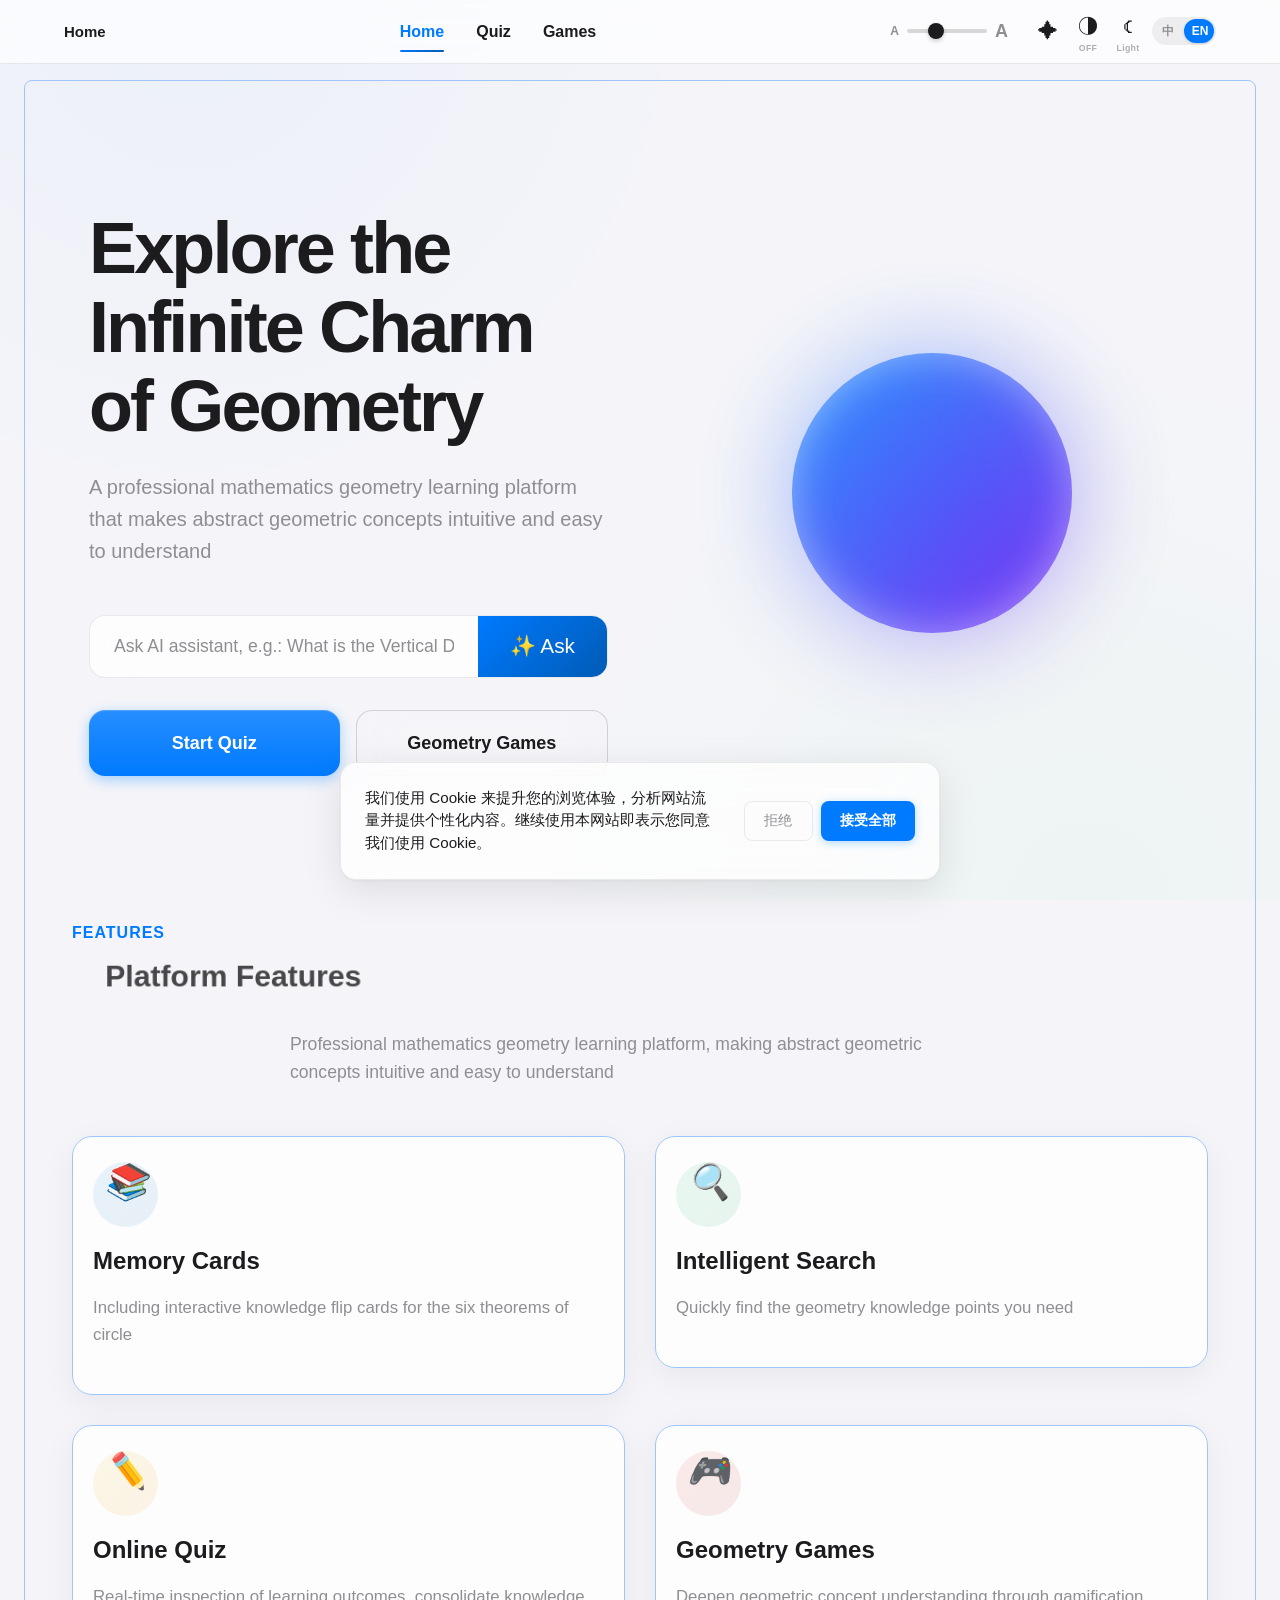
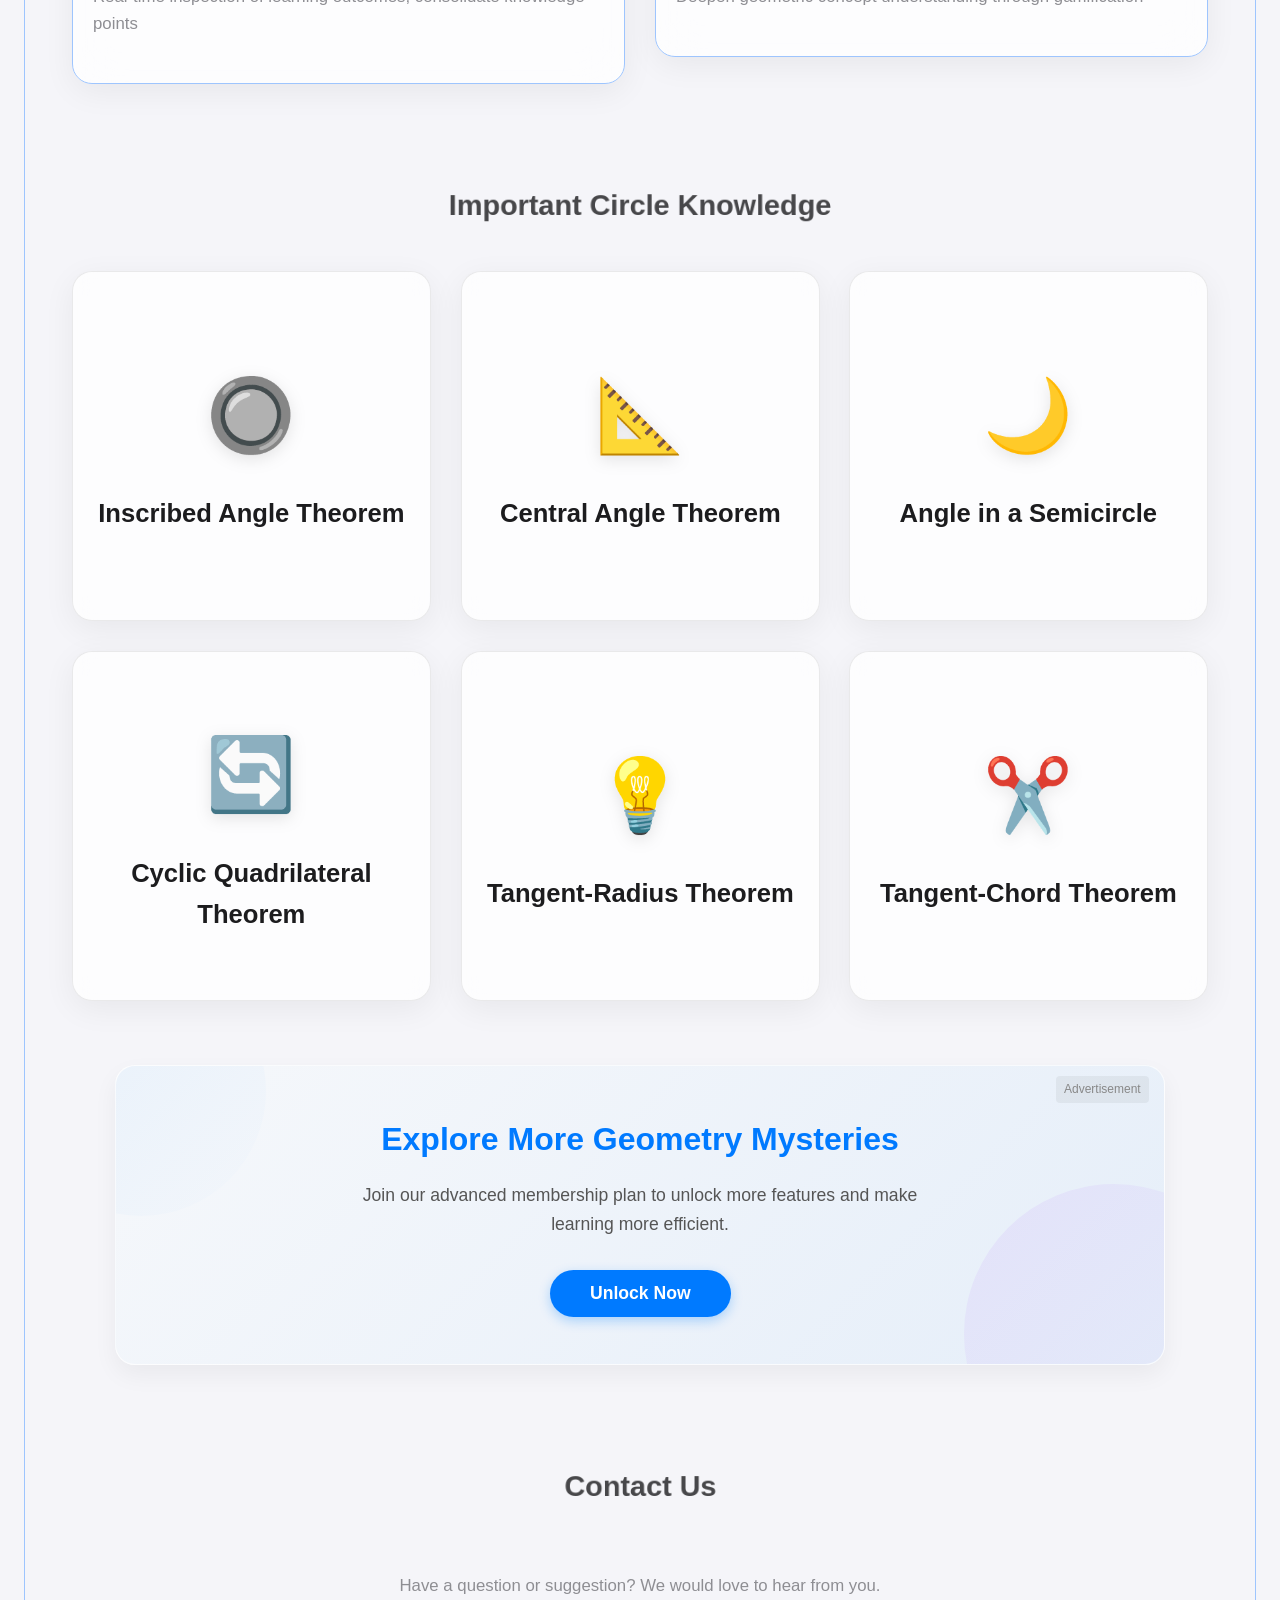
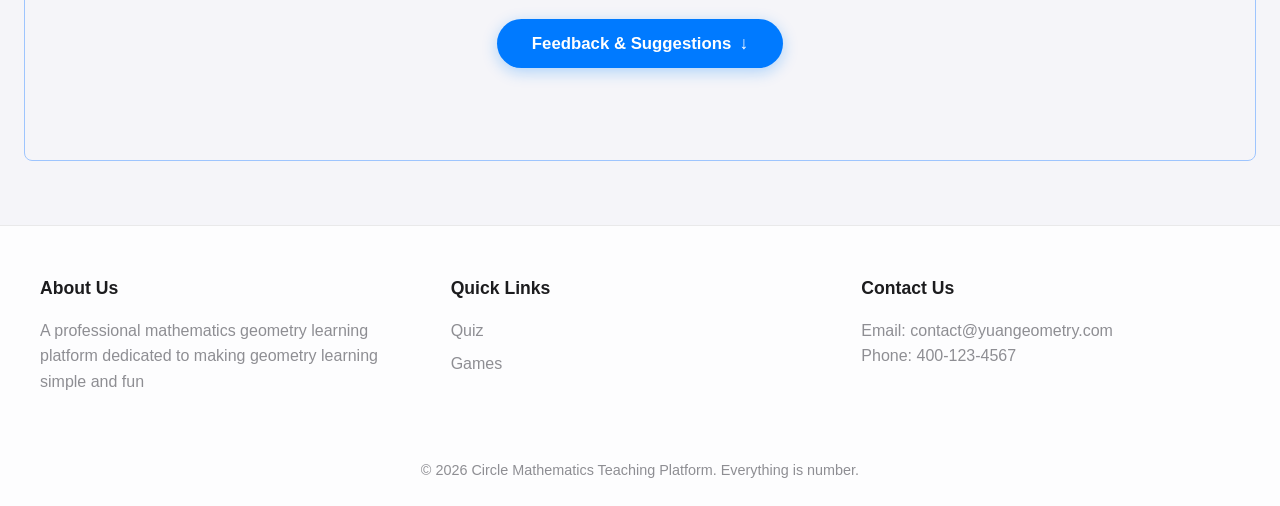
<file: index/index.html>
<!DOCTYPE html>
<html lang="zh-CN">

<head>
    <meta charset="UTF-8">
    <meta name="viewport" content="width=device-width, initial-scale=1.0">
    <title>Circle-learning-platform</title>
    <link rel="stylesheet" href="style.css">
    <link rel="stylesheet" href="../global/navbar.css">
    <script src="../global/navbar.js"></script>
</head>

<body>
    <!-- 顶部导航栏 -->
    <top-navbar page-type="index" i18n-nav-home="nav.home"></top-navbar>

    <!-- 主要内容区 -->
    <main class="main-content">
        <!-- 首页英雄区域 -->
        <section id="home" class="module active">
            <div class="hero-section">
                <!-- 左侧：主要文字和操作 -->
                <div class="hero-text-content">
                    <h1 data-i18n="hero.title">探索几何的无限魅力</h1>
                    <p class="subtitle" data-i18n="hero.subtitle">专业的数学几何学习平台，让抽象的几何概念变得直观易懂</p>

                    <!-- 首页顶部搜索框 -->
                    <div class="hero-search-box">
                        <input type="text" class="hero-search-input" placeholder="向AI助手提问，如：什么是垂径定理？"
                            data-i18n-placeholder="hero.searchPlaceholder" />
                        <button class="hero-search-btn" id="ai-search-btn">
                            <span class="search-icon" data-i18n="hero.askAi">✨ 提问</span>
                        </button>
                    </div>

                    <!-- AI 聊天回答区域 -->
                    <div id="ai-chat-response"
                        style="display: none; margin-top: 1rem; background: rgba(255, 255, 255, 0.1); border: 1px solid rgba(255, 255, 255, 0.2); backdrop-filter: blur(20px); padding: 1.25rem; border-radius: 16px; color: var(--text-primary); text-align: left; font-size: 1rem; line-height: 1.6; box-shadow: 0 4px 12px rgba(0, 0, 0, 0.1);">
                        <div class="ai-loading" style="display:none; color: var(--accent-blue); font-weight: bold;"
                            data-i18n="hero.aiThinking">✨ AI 正在思考中...</div>
                        <div class="ai-answer" style="display:none;"></div>
                    </div>

                    <div class="hero-buttons">
                        <a href="../quiz/quiz.html" class="btn-hero-primary" data-i18n="hero.startLearning">
                            <span class="btn-shimmer"></span>
                            <span class="btn-label">开始测验</span>
                        </a>
                        <a href="../game/game_page.html" class="btn-hero-secondary" data-i18n="hero.geometryGames">
                            <span class="btn-border-glow"></span>
                            <span class="btn-label">几何游戏</span>
                        </a>
                    </div>
                </div>

                <!-- 右侧：圆形动画（可点击切换物品） -->
                <div class="hero-visual-content">
                    <div class="animated-circle-container" id="circle-switcher" title="点击切换圆形物品">
                        <!-- 原始渐变圆 -->
                        <div class="animated-circle circle-layer active" data-index="0"></div>
                        <!-- 圆形物品图层（预加载，隐藏） -->
                        <img class="circle-item-layer circle-layer" data-index="1" src="./images/basketball.png"
                            alt="篮球" draggable="false">
                        <img class="circle-item-layer circle-layer" data-index="2" src="./images/football.png" alt="足球"
                            draggable="false">
                        <img class="circle-item-layer circle-layer" data-index="3" src="./images/tennis.png" alt="网球"
                            draggable="false">
                        <img class="circle-item-layer circle-layer" data-index="4" src="./images/sun.png" alt="太阳"
                            draggable="false">
                        <img class="circle-item-layer circle-layer" data-index="5" src="./images/moon.png" alt="月亮"
                            draggable="false">
                        <!-- 光晕效果 -->
                        <div class="animated-circle-glow"></div>
                    </div>
                </div>
            </div>

            <!-- 特色功能 -->
            <section class="ag_service-area">
                <div class="container">
                    <div class="section-title text-center">
                        <h4 data-aos="zoom-in-left">Features</h4>
                        <h2 data-i18n="features.title">平台特色</h2>
                        <p data-i18n="features.subtitle">专业的数学几何学习平台，让抽象的几何概念变得直观易懂</p>
                    </div>

                    <div class="features-grid-2x2">
                        <div class="text-center">
                            <div class="service-item" data-aos="flip-left">
                                <div class="item_icon item_icon1 m-auto">
                                    <i class="feature-icon">📚</i>
                                </div>
                                <div class="item_content content_active">
                                    <h3 data-i18n="features.systematic">记忆卡片</h3>
                                    <p data-i18n="features.systematicDesc">包含圆的六个定理的知识翻转卡片，可交互</p>
                                </div>
                            </div>
                        </div>

                        <div class="text-center">
                            <div class="service-item" data-aos="flip-left">
                                <div class="item_icon item_icon2 m-auto">
                                    <i class="feature-icon">🔍</i>
                                </div>
                                <div class="item_content">
                                    <h3 data-i18n="features.intelligent">智能搜索</h3>
                                    <p data-i18n="features.intelligentDesc">快速找到你需要的几何知识点</p>
                                </div>
                            </div>
                        </div>

                        <div class="text-center">
                            <div class="service-item" data-aos="flip-right">
                                <div class="item_icon item_icon3 m-auto">
                                    <i class="feature-icon">✏️</i>
                                </div>
                                <div class="item_content">
                                    <h3 data-i18n="features.quiz">随堂检测</h3>
                                    <p data-i18n="features.quizDesc">实时检验学习成果，巩固知识点</p>
                                </div>
                            </div>
                        </div>

                        <div class="text-center">
                            <div class="service-item" data-aos="flip-right">
                                <div class="item_icon item_icon4 m-auto">
                                    <i class="feature-icon">🎮</i>
                                </div>
                                <div class="item_content">
                                    <h3 data-i18n="features.games">几何游戏</h3>
                                    <p data-i18n="features.gamesDesc">通过游戏化方式加深几何概念理解</p>
                                </div>
                            </div>
                        </div>
                    </div>
                </div>

            </section>

            <!-- 圆的重要知识点 - 翻转卡片展示 -->
            <div class="knowledge-section" style="padding: 2rem 0;">
                <h2 data-i18n="knowledge.title" style="text-align: center; margin-bottom: 2rem;">圆的重要知识点</h2>
                <div class="flip-cards-grid">
                    <!-- 卡片 1 -->
                    <div class="flip-card" onclick="this.classList.toggle('flipped')">
                        <div class="flip-card-inner">
                            <div class="flip-card-front">
                                <div class="flip-icon">🔘</div>
                                <h3 data-i18n="knowledge.circumferentialAngle">圆周角定理</h3>
                            </div>
                            <div class="flip-card-back">
                                <h4 data-i18n="knowledge.circumferentialAngle">圆周角定理</h4>
                                <img src="./images/theorem1.png" alt="圆周角定理的图解" class="theorem-img">
                                <p data-i18n="knowledge.circumferentialAngleDesc">同弧或等弧所对的圆周角相等。</p>
                            </div>
                        </div>
                    </div>
                    <!-- 卡片 2 -->
                    <div class="flip-card" onclick="this.classList.toggle('flipped')">
                        <div class="flip-card-inner">
                            <div class="flip-card-front">
                                <div class="flip-icon">📐</div>
                                <h3 data-i18n="knowledge.centralAngle">圆心角定理</h3>
                            </div>
                            <div class="flip-card-back">
                                <h4 data-i18n="knowledge.centralAngle">圆心角定理</h4>
                                <img src="./images/theorem2.png" alt="圆心角定理的图解" class="theorem-img">
                                <p data-i18n="knowledge.centralAngleDesc">圆心角的度数等于圆周角的二倍。</p>
                            </div>
                        </div>
                    </div>
                    <!-- 卡片 3 -->
                    <div class="flip-card" onclick="this.classList.toggle('flipped')">
                        <div class="flip-card-inner">
                            <div class="flip-card-front">
                                <div class="flip-icon">🌙</div>
                                <h3 data-i18n="knowledge.semiCircleAngle">半圆上的圆周角</h3>
                            </div>
                            <div class="flip-card-back">
                                <h4 data-i18n="knowledge.semiCircleAngle">半圆上的圆周角</h4>
                                <img src="./images/theorem3.png" alt="半圆上的圆周角的图解" class="theorem-img">
                                <p data-i18n="knowledge.semiCircleAngleDesc">半圆（或直径）所对的圆周角是直角（90°）。</p>
                            </div>
                        </div>
                    </div>
                    <!-- 卡片 4 -->
                    <div class="flip-card" onclick="this.classList.toggle('flipped')">
                        <div class="flip-card-inner">
                            <div class="flip-card-front">
                                <div class="flip-icon">🔄</div>
                                <h3 data-i18n="knowledge.cyclicQuadrilateral">圆内接四边形定理</h3>
                            </div>
                            <div class="flip-card-back">
                                <h4 data-i18n="knowledge.cyclicQuadrilateral">圆内接四边形定理</h4>
                                <img src="./images/theorem4.png" alt="圆内接四边形定理的图解" class="theorem-img">
                                <p data-i18n="knowledge.cyclicQuadrilateralDesc">圆内接四边形的对角互补，并且任何一个外角等于它的内对角。</p>
                            </div>
                        </div>
                    </div>
                    <!-- 卡片 5 -->
                    <div class="flip-card" onclick="this.classList.toggle('flipped')">
                        <div class="flip-card-inner">
                            <div class="flip-card-front">
                                <div class="flip-icon">💡</div>
                                <h3 data-i18n="knowledge.tangentProperty">切线与半径定理</h3>
                            </div>
                            <div class="flip-card-back">
                                <h4 data-i18n="knowledge.tangentProperty">切线与半径定理</h4>
                                <img src="./images/theorem5.png" alt="切线与半径定理的图解" class="theorem-img">
                                <p data-i18n="knowledge.tangentPropertyDesc">圆的切线垂直于经过切点的半径。</p>
                            </div>
                        </div>
                    </div>
                    <!-- 卡片 6 -->
                    <div class="flip-card" onclick="this.classList.toggle('flipped')">
                        <div class="flip-card-inner">
                            <div class="flip-card-front">
                                <div class="flip-icon">✂️</div>
                                <h3 data-i18n="knowledge.chordTangentAngle">弦切角定理</h3>
                            </div>
                            <div class="flip-card-back">
                                <h4 data-i18n="knowledge.chordTangentAngle">弦切角定理</h4>
                                <img src="./images/theorem6.png" alt="弦切角定理的图解" class="theorem-img">
                                <p data-i18n="knowledge.chordTangentAngleDesc">弦切角的度数等于它所夹的弧对的圆周角的度数。</p>
                            </div>
                        </div>
                    </div>
                </div>
            </div>

            <!-- 广告展示区 -->
            <div class="ads-banner-section">
                <div class="ads-banner-container">
                    <div class="ads-label">Advertisement</div>
                    <h3 data-i18n="knowledge.ExploreMoreGeometryMysteries">探索更多几何奥秘</h3>
                    <p data-i18n="knowledge.ExploreMoreGeometryMysteriesDesc">加入我们的高级会员计划，解锁更多功能，让学习更高效。</p>
                    <button class="ads-cta-btn" data-i18n="knowledge.ExploreMoreGeometryMysteriesBtn">立即解锁</button>
                    <!-- Background decorative circles -->
                    <div class="ads-deco-circle ads-deco-1"></div>
                    <div class="ads-deco-circle ads-deco-2"></div>
                </div>
            </div>

            <!-- Contact Us 联系我们 -->
            <div class="contact-section">
                <div class="contact-section-inner">

                    <div class="contact-section-header">
                        <h2 data-i18n="contact.title">联系我们</h2>
                        <p data-i18n="contact.subtitle">有任何问题或建议？我们很乐意倾听。</p>
                        <button id="toggle-feedback-btn" class="feedback-toggle-btn"
                            data-i18n="contact.toggleBtn">反馈建议</button>
                    </div>

                    <div id="collapsible-contact-form" class="contact-collapsible-container">
                        <!-- Demo Mode Notice -->
                        <!--<div class="contact-demo-notice" role="note">
                            <span aria-hidden="true">🧪</span>
                            <span data-i18n="contact.demoNotice">这是演示表单，填写信息不会被实际发送。</span>
                        </div>-->

                        <form id="contact-form" class="contact-form" novalidate aria-label="联系我们表单">

                            <!-- Row: Name + Pronouns -->
                            <div class="contact-row">
                                <div class="contact-field-group">
                                    <label for="contact-name">
                                        <span data-i18n="contact.name">您的姓名</span>
                                        <span class="req-label" data-i18n="contact.required">（必填）</span>
                                    </label>
                                    <input type="text" id="contact-name" name="name" autocomplete="name"
                                        placeholder="请输入您的姓名" data-i18n-placeholder="contact.namePlaceholder"
                                        aria-required="true" class="contact-input" />
                                </div>

                                <!-- Inclusive Design: pronouns, not gender -->
                                <div class="contact-field-group">
                                    <label for="contact-pronouns">
                                        <span data-i18n="contact.pronouns">代词（可选）</span>
                                        <span class="opt-label" data-i18n="contact.pronounsHint">— 方便正确称呼您</span>
                                    </label>
                                    <select id="contact-pronouns" name="pronouns" class="contact-input">
                                        <option value="" data-i18n="contact.pronounsSelect">请选择或留空</option>
                                        <option value="he/him" data-i18n="contact.pronounsHe">He / Him（他）</option>
                                        <option value="she/her" data-i18n="contact.pronounsShe">She / Her（她）</option>
                                        <option value="they/them" data-i18n="contact.pronounsThey">They / Them（TA）
                                        </option>
                                        <option value="prefer-not" data-i18n="contact.pronounsPreferNot">不透露</option>
                                    </select>
                                </div>
                            </div>

                            <!-- Email -->
                            <div class="contact-field-group">
                                <label for="contact-email">
                                    <span data-i18n="contact.email">电子邮箱</span>
                                    <span class="req-label" data-i18n="contact.required">（必填）</span>
                                </label>
                                <input type="email" id="contact-email" name="email" autocomplete="email"
                                    placeholder="your@email.com" data-i18n-placeholder="contact.emailPlaceholder"
                                    aria-required="true" class="contact-input" />
                            </div>

                            <!-- Subject -->
                            <div class="contact-field-group">
                                <label for="contact-subject">
                                    <span data-i18n="contact.subject">主题</span>
                                    <span class="req-label" data-i18n="contact.required">（必填）</span>
                                </label>
                                <select id="contact-subject" name="subject" class="contact-input" aria-required="true">
                                    <option value="" data-i18n="contact.subjectSelect">请选择主题</option>
                                    <option value="feedback" data-i18n="contact.subjectFeedback">产品反馈</option>
                                    <option value="bug" data-i18n="contact.subjectBug">问题报告</option>
                                    <option value="collaboration" data-i18n="contact.subjectCollaboration">合作咨询</option>
                                    <option value="accessibility" data-i18n="contact.subjectAccessibility">无障碍反馈
                                    </option>
                                    <option value="other" data-i18n="contact.subjectOther">其他</option>
                                </select>
                            </div>

                            <!-- Message -->
                            <div class="contact-field-group">
                                <label for="contact-message">
                                    <span data-i18n="contact.message">留言内容</span>
                                    <span class="req-label" data-i18n="contact.required">（必填）</span>
                                </label>
                                <textarea id="contact-message" name="message" rows="5" placeholder="请输入您的留言..."
                                    data-i18n-placeholder="contact.messagePlaceholder" aria-required="true"
                                    class="contact-input contact-textarea"></textarea>
                            </div>

                            <!-- Ethical Data: Privacy Notice -->
                            <div class="contact-privacy-notice" role="note">
                                <p data-i18n="contact.privacyNotice">🔒 数据透明声明：您提交的信息仅用于回复本次来信，不会与第三方共享，保留期不超过 90
                                    天。这是演示表单—数据不会实际发送。</p>
                            </div>

                            <!-- Ethical Data: Granular Consent -->
                            <fieldset class="consent-group" aria-label="数据使用同意">
                                <legend class="consent-legend" data-i18n="contact.consentLegend">数据使用同意</legend>
                                <label class="consent-item">
                                    <input type="checkbox" id="consent-reply" name="consent-reply" aria-required="true">
                                    <span data-i18n="contact.consentReply">我同意平台通过我填写的邮箱联系我，以回复本次留言</span>
                                    <span class="req-label" data-i18n="contact.required">（必填）</span>
                                </label>
                                <label class="consent-item">
                                    <input type="checkbox" id="consent-newsletter" name="consent-newsletter">
                                    <span data-i18n="contact.consentNewsletter">我愿意接收平台学习资讯与更新通知</span>
                                    <span class="opt-label" data-i18n="contact.optional2">— 可选，可随时取消</span>
                                </label>
                            </fieldset>

                            <!-- Validation Message -->
                            <div id="contact-validation-msg" class="contact-validation-msg" style="display:none;"
                                role="alert" aria-live="polite"></div>

                            <button type="submit" class="contact-submit-btn" id="contact-submit-btn">
                                <span data-i18n="contact.submit">发送留言</span>
                            </button>

                        </form>

                        <!-- Success Toast -->
                        <div id="contact-success-toast" class="contact-success-toast" style="display:none;"
                            role="status" aria-live="polite">
                            <span aria-hidden="true">✅ </span><span
                                data-i18n="contact.successMsg">留言已提交！我们将尽快与您联系。（演示模式）</span>
                        </div>
                    </div>

                </div>
            </div>

        </section>

    </main>

    <!-- 底部 -->
    <footer class="main-footer">
        <div class="footer-content">
            <div class="footer-section">
                <h4 data-i18n="footer.about">关于我们</h4>
                <p data-i18n="footer.aboutDesc">专业的数学几何学习平台，致力于让几何学习变得简单有趣</p>
            </div>
            <div class="footer-section">
                <h4 data-i18n="footer.links">快速链接</h4>
                <ul>
                    <li><a href="../quiz/quiz.html" data-i18n="nav.quiz">检测</a></li>
                    <li><a href="../game/game_page.html" data-i18n="nav.game">游戏</a></li>
                </ul>
            </div>
            <div class="footer-section">
                <h4 data-i18n="footer.contact">联系我们</h4>
                <p data-i18n="footer.email">邮箱：contact@yuangeometry.com</p>
                <p data-i18n="footer.phone">电话：400-123-4567</p>
            </div>
        </div>
        <p class="copyright" data-i18n="footer.copyright">© 2026 圆数学教学平台. 万物皆数.</p>
    </footer>

    <script src="script.js"></script>
    <script src="circle_switcher.js"></script>
    <script src="../global/mouse_effects_cyber.js"></script>
    <script src="../global/mouse_effects_ios.js"></script>
    <script src="../global/mouse_effects.js"></script>

    <!-- Cookie 接受弹窗 -->
    <div id="cookie-consent-popup"
        style="position: fixed; bottom: 20px; left: 50%; transform: translateX(-50%); width: 90%; max-width: 600px; background: var(--card-bg, rgba(255, 255, 255, 0.95)); backdrop-filter: blur(20px); -webkit-backdrop-filter: blur(20px); padding: 1.5rem; border-radius: 16px; box-shadow: 0 10px 40px rgba(0, 0, 0, 0.1), 0 1px 3px rgba(0,0,0,0.05); border: 1px solid var(--border-light, rgba(220, 220, 220, 0.5)); display: flex; align-items: center; justify-content: space-between; gap: 1.5rem; z-index: 1000; transition: bottom 0.5s ease-in-out, opacity 0.5s ease-in-out;">
        <div style="flex: 1;">
            <p style="margin: 0; font-size: 0.95rem; color: var(--text-primary, #333); line-height: 1.5;">我们使用 Cookie
                来提升您的浏览体验，分析网站流量并提供个性化内容。继续使用本网站即表示您同意我们使用 Cookie。</p>
        </div>
        <div style="display: flex; gap: 0.5rem; flex-shrink: 0;">
            <button id="decline-cookie-btn"
                style="background: transparent; color: var(--text-secondary, #666); border: 1px solid var(--border-light, #ccc); padding: 0.6rem 1.2rem; border-radius: 8px; font-size: 0.9rem; font-weight: 500; cursor: pointer; transition: background 0.2s;"
                onmouseover="this.style.background='var(--border-light, rgba(0,0,0,0.05))'"
                onmouseout="this.style.background='transparent'">拒绝</button>
            <button id="accept-cookie-btn"
                style="background: var(--accent-blue, #0a84ff); color: white; border: none; padding: 0.6rem 1.2rem; border-radius: 8px; font-size: 0.9rem; font-weight: 600; cursor: pointer; box-shadow: 0 2px 8px rgba(10, 132, 255, 0.3); transition: background 0.2s;"
                onmouseover="this.style.background='#0071e3'"
                onmouseout="this.style.background='var(--accent-blue, #0a84ff)'">接受全部</button>
        </div>
    </div>

    <script>
        document.addEventListener("DOMContentLoaded", function () {
            const cookiePopup = document.getElementById('cookie-consent-popup');
            const acceptBtn = document.getElementById('accept-cookie-btn');
            const declineBtn = document.getElementById('decline-cookie-btn');

            // 为了方便测试和更新弹窗设计，这里重置了一下存储的 key
            // if(localStorage.getItem('cookieConsent_v2')) {
            //     cookiePopup.style.display = 'none';
            // }

            function closePopup() {
                cookiePopup.style.opacity = '0';
                cookiePopup.style.bottom = '-100px';
                setTimeout(() => {
                    cookiePopup.style.display = 'none';
                }, 500);
            }

            acceptBtn.addEventListener('click', function () {
                localStorage.setItem('cookieConsent_v2', 'accepted');
                closePopup();
            });

            declineBtn.addEventListener('click', function () {
                localStorage.setItem('cookieConsent_v2', 'declined');
                closePopup();
            });
        });
    </script>
</body>

</html>
</file>
<file: index/style.css>
/* 基础重置与全局设置 */
* {
    margin: 0;
    padding: 0;
    box-sizing: border-box;
}

/* 知识点图解样式 */
.knowledge-diagram {
    margin-top: 15px;
    text-align: center;
}

.knowledge-diagram img {
    max-width: 40%;
    height: auto;
    border-radius: 8px;
    box-shadow: 0 4px 8px rgba(0, 0, 0, 0.2);
}

body {
    font-family: -apple-system, BlinkMacSystemFont, "SF Pro Display", "Inter", sans-serif;
    background-color: var(--bg-color);
    color: var(--text-primary);
    -webkit-font-smoothing: antialiased;
    line-height: 1.6;
    min-height: 100vh;
    overflow-x: hidden;
    transition: background-color 0.4s ease, color 0.4s ease;
}

/* Optimized Fixed Background Implementation */
body::before {
    content: "";
    position: fixed;
    top: 0;
    left: 0;
    width: 100%;
    height: 100%;
    z-index: -1;
    pointer-events: none;
    background-color: inherit;
    /* Ambient Glow — matches quiz page */
    background-image:
        radial-gradient(circle at 15% 0%, rgba(0, 113, 227, 0.04) 0%, transparent 40%),
        radial-gradient(circle at 85% 100%, rgba(48, 209, 88, 0.04) 0%, transparent 40%);
    transition: background-image 0.4s ease;
}

:root[data-theme="dark"] body::before {
    background-image:
        radial-gradient(circle at 15% 0%, rgba(0, 113, 227, 0.12) 0%, transparent 50%),
        radial-gradient(circle at 85% 100%, rgba(48, 209, 88, 0.10) 0%, transparent 50%);
}

/* 护眼模式的专属高对比紫色背景与渐变效果 */
body.eye-protection-mode::before {
    background-image:
        radial-gradient(circle at 15% 0%, rgba(10, 132, 255, 0.15) 0%, transparent 45%),
        radial-gradient(circle at 85% 100%, rgba(48, 209, 88, 0.12) 0%, transparent 45%);
}

body.eye-protection-mode {
    --bg-color: #16141A;
    --card-bg: rgba(28, 28, 30, 0.75);
    --text-primary: #F5F5F7;
    --text-secondary: #A1A1A6;
    --border-light: rgba(255, 255, 255, 0.08);
    --border-strong: rgba(255, 255, 255, 0.15);
}

/* Bootstrap CSS变量 */
:root {
    --bs-blue: #0d6efd;
    --bs-indigo: #6610f2;
    --bs-purple: #6f42c1;
    --bs-pink: #d63384;
    --bs-red: #dc3545;
    --bs-orange: #fd7e14;
    --bs-yellow: #ffc107;
    --bs-green: #198754;
    --bs-teal: #20c997;
    --bs-cyan: #0dcaf0;
    --bs-black: #000;
    --bs-white: #fff;
    --bs-gray: #6c757d;
    --bs-gray-dark: #343a40;
    --bs-gray-100: #f8f9fa;
    --bs-gray-200: #e9ecef;
    --bs-gray-300: #dee2e6;
    --bs-gray-400: #ced4da;
    --bs-gray-500: #adb5bd;
    --bs-gray-600: #6c757d;
    --bs-gray-700: #495057;
    --bs-gray-800: #343a40;
    --bs-gray-900: #212529;
    --bs-primary: #0d6efd;
    --bs-secondary: #6c757d;
    --bs-success: #198754;
    --bs-info: #0dcaf0;
    --bs-warning: #ffc107;
    --bs-danger: #dc3545;
    --bs-light: #f8f9fa;
    --bs-dark: #212529;
    --bs-primary-rgb: 13, 110, 253;
    --bs-secondary-rgb: 108, 117, 125;
    --bs-success-rgb: 25, 135, 84;
    --bs-info-rgb: 13, 202, 240;
    --bs-warning-rgb: 255, 193, 7;
    --bs-danger-rgb: 220, 53, 69;
    --bs-light-rgb: 248, 249, 250;
    --bs-dark-rgb: 33, 37, 41;
    --bs-primary-text-emphasis: #052c65;
    --bs-secondary-text-emphasis: #2b2f32;
    --bs-success-text-emphasis: #0a3622;
    --bs-info-text-emphasis: #055160;
    --bs-warning-text-emphasis: #664d03;
    --bs-danger-text-emphasis: #58151c;
    --bs-light-text-emphasis: #495057;
    --bs-dark-text-emphasis: #495057;
    --bs-primary-bg-subtle: #cfe2ff;
    --bs-secondary-bg-subtle: #e2e3e5;
    --bs-success-bg-subtle: #d1e7dd;
    --bs-info-bg-subtle: #cff4fc;
    --bs-warning-bg-subtle: #fff3cd;
    --bs-danger-bg-subtle: #f8d7da;
    --bs-light-bg-subtle: #fcfcfd;
    --bs-dark-bg-subtle: #ced4da;
    --bs-primary-border-subtle: #9ec5fe;
    --bs-secondary-border-subtle: #c4c8cb;
    --bs-success-border-subtle: #a3cfbb;
    --bs-info-border-subtle: #9eeaf9;
    --bs-warning-border-subtle: #ffe69c;
    --bs-danger-border-subtle: #f1aeb5;
    --bs-light-border-subtle: #e9ecef;
    --bs-dark-border-subtle: #adb5bd;
    --bs-white-rgb: 255, 255, 255;
    --bs-black-rgb: 0, 0, 0;
    --bs-font-sans-serif: system-ui, -apple-system, "Segoe UI", Roboto, "Helvetica Neue", "Noto Sans", "Liberation Sans", Arial, sans-serif, "Apple Color Emoji", "Segoe UI Emoji", "Segoe UI Symbol", "Noto Color Emoji";
    --bs-font-monospace: SFMono-Regular, Menlo, Monaco, Consolas, "Liberation Mono", "Courier New", monospace;
    --bs-gradient: linear-gradient(180deg, rgba(255, 255, 255, 0.15), rgba(255, 255, 255, 0));
    --bs-body-font-family: var(--bs-font-sans-serif);
    --bs-body-font-size: 1rem;
    --bs-body-font-weight: 400;
    --bs-body-line-height: 1.5;
    --bs-body-color: #212529;
    --bs-body-color-rgb: 33, 37, 41;
    --bs-body-bg: #fff;
    --bs-body-bg-rgb: 255, 255, 255;
    --bs-emphasis-color: #000;
    --bs-emphasis-color-rgb: 0, 0, 0;
    --bs-secondary-color: rgba(33, 37, 41, 0.75);
    --bs-secondary-color-rgb: 33, 37, 41;
    --bs-secondary-bg: #e9ecef;
    --bs-secondary-bg-rgb: 233, 236, 239;
    --bs-tertiary-color: rgba(33, 37, 41, 0.5);
    --bs-tertiary-color-rgb: 33, 37, 41;
    --bs-tertiary-bg: #f8f9fa;
    --bs-tertiary-bg-rgb: 248, 249, 250;
    --bs-heading-color: inherit;
    --bs-link-color: #0d6efd;
    --bs-link-color-rgb: 13, 110, 253;
    --bs-link-decoration: underline;
    --bs-link-hover-color: #0a58ca;
    --bs-link-hover-color-rgb: 10, 88, 202;
    --bs-code-color: #d63384;
    --bs-highlight-color: #212529;
    --bs-highlight-bg: #fff3cd;
    --bs-border-width: 1px;
    --bs-border-style: solid;
    --bs-border-color: #dee2e6;
    --bs-border-color-translucent: rgba(0, 0, 0, 0.175);
    --bs-border-radius: 0.375rem;
    --bs-border-radius-sm: 0.25rem;
    --bs-border-radius-lg: 0.5rem;
    --bs-border-radius-xl: 1rem;
    --bs-border-radius-xxl: 2rem;
    --bs-border-radius-2xl: var(--bs-border-radius-xxl);
    --bs-border-radius-pill: 50rem;
    --bs-box-shadow: 0 0.5rem 1rem rgba(0, 0, 0, 0.15);
    --bs-box-shadow-sm: 0 0.125rem 0.25rem rgba(0, 0, 0, 0.075);
    --bs-box-shadow-lg: 0 1rem 3rem rgba(0, 0, 0, 0.175);
    --bs-box-shadow-inset: inset 0 1px 2px rgba(0, 0, 0, 0.075);
    --bs-focus-ring-width: 0.25rem;
    --bs-focus-ring-opacity: 0.25;
    --bs-focus-ring-color: rgba(13, 110, 253, 0.25);
    --bs-form-valid-color: #198754;
    --bs-form-valid-border-color: #198754;
    --bs-form-invalid-color: #dc3545;
    --bs-form-invalid-border-color: #dc3545;

    /* Apple Light/Dark Theme Variables */
    --bg-color: #F5F5F9;
    --card-bg: rgba(255, 255, 255, 0.75);
    --text-primary: #1C1C1E;
    --text-secondary: #8E8E93;
    --border-light: rgba(0, 0, 0, 0.08);
    --border-strong: rgba(0, 0, 0, 0.15);
    --shadow-card: 0 8px 32px rgba(0, 0, 0, 0.06);
    --shadow-hover: 0 16px 48px rgba(0, 0, 0, 0.1);
    --accent-blue: #007AFF;
    --accent-green: #34C759;

    --primary-color: var(--accent-blue);
    --primary-hover: #0056b3;
    --secondary-color: var(--text-secondary);
    --accent-color: var(--bs-danger);
    --success-color: var(--bs-success);
    --warning-color: var(--bs-warning);
    --info-color: var(--bs-info);

    --text-muted: var(--text-secondary);
    --text-dark: #1C1C1E;
    --text-light: #F5F5F7;
    --gradient-primary: linear-gradient(135deg, var(--accent-blue) 0%, #005bb5 100%);
}

:root[data-theme="dark"] {
    --bg-color: #000000;
    --card-bg: rgba(28, 28, 30, 0.75);
    --text-primary: #F5F5F7;
    --text-secondary: #A1A1A6;
    --border-light: rgba(255, 255, 255, 0.08);
    --border-strong: rgba(255, 255, 255, 0.15);
    --shadow-card: 0 8px 32px rgba(0, 0, 0, 0.6);
    --shadow-hover: 0 16px 48px rgba(0, 0, 0, 0.8);
    --text-dark: #FFFFFF;
}

:root[data-theme="dark"] body {
    background-image:
        radial-gradient(circle at 15% 0%, rgba(0, 113, 227, 0.12) 0%, transparent 50%),
        radial-gradient(circle at 85% 100%, rgba(48, 209, 88, 0.10) 0%, transparent 50%);
}

:root[data-theme="light"] {
    --bg-color: #F5F5F9;
    --card-bg: rgba(255, 255, 255, 0.75);
    --text-primary: #1C1C1E;
    --text-secondary: #8E8E93;
    --border-light: rgba(0, 0, 0, 0.08);
    --border-strong: rgba(0, 0, 0, 0.15);
    --shadow-card: 0 8px 32px rgba(0, 0, 0, 0.06);
    --shadow-hover: 0 16px 48px rgba(0, 0, 0, 0.1);
    --text-dark: #1C1C1E;
}

/* Performance hint for scroll animations */
h2 {
    will-change: transform, opacity, background-position;
}

/* 广告展示区样式 */
.ads-banner-section {
    padding: 2rem 0;
    width: 100%;
    display: flex;
    justify-content: center;
    align-items: center;
}

.ads-banner-container {
    max-width: 1200px;
    width: 90%;
    background: linear-gradient(135deg, #f6f8fb, #e5eef9);
    border-radius: 20px;
    padding: 3rem 2rem;
    display: flex;
    flex-direction: column;
    align-items: center;
    justify-content: center;
    box-shadow: 0 10px 25px rgba(0,0,0,0.05);
    position: relative;
    overflow: hidden;
    border: 1px solid rgba(255,255,255,0.7);
}

:root[data-theme="dark"] .ads-banner-container {
    background: linear-gradient(135deg, #1c1c1e, #2c2c2e);
    border-color: rgba(255,255,255,0.1);
}

.ads-label {
    position: absolute;
    top: 10px;
    right: 15px;
    background: rgba(0,0,0,0.05);
    padding: 4px 8px;
    border-radius: 4px;
    font-size: 0.75rem;
    color: #888;
}

.ads-banner-container h3 {
    font-size: 2rem;
    font-weight: 700;
    color: var(--accent-blue, #0a84ff);
    margin-bottom: 1rem;
    z-index: 1;
}

.ads-banner-container p {
    font-size: 1.1rem;
    color: #555;
    margin-bottom: 2rem;
    text-align: center;
    max-width: 600px;
    z-index: 1;
}

:root[data-theme="dark"] .ads-banner-container p {
    color: #a1a1a6;
}

.ads-cta-btn {
    background: var(--accent-blue, #0a84ff);
    color: white;
    border: none;
    padding: 0.8rem 2.5rem;
    border-radius: 30px;
    font-size: 1.1rem;
    font-weight: 600;
    cursor: pointer;
    box-shadow: 0 4px 12px rgba(10, 132, 255, 0.3);
    transition: transform 0.2s, box-shadow 0.2s;
    z-index: 1;
    will-change: transform;
}

.ads-cta-btn:hover {
    transform: scale(1.05);
}

.ads-deco-circle {
    position: absolute;
    border-radius: 50%;
    z-index: 0;
}

.ads-deco-1 {
    width: 250px;
    height: 250px;
    background: linear-gradient(135deg, rgba(10, 132, 255, 0.08), rgba(10, 132, 255, 0));
    top: -100px;
    left: -100px;
}

.ads-deco-2 {
    width: 300px;
    height: 300px;
    background: linear-gradient(135deg, rgba(150, 50, 255, 0.08), rgba(150, 50, 255, 0));
    bottom: -120px;
    right: -100px;
}

/* 平滑滚动 */
html {
    scroll-behavior: smooth;
}

/* 自定义滚动条 */
::-webkit-scrollbar {
    width: 8px;
}

::-webkit-scrollbar-track {
    background: rgba(52, 152, 219, 0.1);
    border-radius: 4px;
}

::-webkit-scrollbar-thumb {
    background: var(--primary-color);
    border-radius: 4px;
}

::-webkit-scrollbar-thumb:hover {
    background: var(--primary-hover);
}

/* 几何图形分隔符 - 手绘风格 */
.geometric-divider {
    position: relative;
    height: 120px;
    margin: 4rem 0;
    overflow: hidden;
}

.geometric-shape {
    position: absolute;
    opacity: 0.8;
    animation: float 8s ease-in-out infinite;
}

/* 手绘圆形 */
.geometric-shape.circle {
    width: 60px;
    height: 60px;
    border-radius: 50%;
    background: transparent;
    border: 3px solid #3498db;
    top: 30px;
    left: 10%;
    animation-delay: 0s;
    box-shadow: 2px 2px 0 rgba(0, 0, 0, 0.1);
    /* 手绘效果 */
    border-radius: 53% 47% 51% 49% / 48% 52% 48% 52%;
    transform: rotate(-2deg);
}

/* 手绘三角形 */
.geometric-shape.triangle {
    width: 0;
    height: 0;
    border-left: 30px solid transparent;
    border-right: 30px solid transparent;
    border-bottom: 52px solid #2ecc71;
    background: none;
    top: 20px;
    left: 30%;
    animation-delay: 1s;
    /* 手绘效果 */
    transform: rotate(3deg) skewX(2deg);
    filter: drop-shadow(2px 2px 0 rgba(0, 0, 0, 0.1));
}

/* 手绘正方形 */
.geometric-shape.square {
    width: 50px;
    height: 50px;
    background: #e74c3c;
    top: 35px;
    left: 50%;
    transform: translateX(-50%) rotate(-4deg);
    animation-delay: 2s;
    box-shadow: 2px 2px 0 rgba(0, 0, 0, 0.1);
    /* 手绘效果 */
    clip-path: polygon(1% 1%, 99% 2%, 98% 99%, 2% 98%);
}

/* 手绘六边形 */
.geometric-shape.hexagon {
    width: 60px;
    height: 34.64px;
    background: #9b59b6;
    position: relative;
    top: 43px;
    left: 70%;
    animation-delay: 3s;
    box-shadow: 2px 2px 0 rgba(0, 0, 0, 0.1);
    /* 手绘效果 */
    transform: rotate(2deg);
}

.geometric-shape.hexagon::before,
.geometric-shape.hexagon::after {
    content: "";
    position: absolute;
    width: 0;
    border-left: 30px solid transparent;
    border-right: 30px solid transparent;
}

.geometric-shape.hexagon::before {
    bottom: 100%;
    border-bottom: 17.32px solid #9b59b6;
    transform: rotate(1deg);
}

.geometric-shape.hexagon::after {
    top: 100%;
    width: 0;
    border-top: 17.32px solid #9b59b6;
    transform: rotate(-1deg);
}

/* 手绘线条效果 */
.geometric-shape::before {
    content: '';
    position: absolute;
    top: -2px;
    left: -2px;
    right: -2px;
    bottom: -2px;
    border: 1px solid rgba(0, 0, 0, 0.1);
    z-index: -1;
    transform: translate(1px, 1px);
}

@keyframes float {

    0%,
    100% {
        transform: translateY(0) rotate(0deg);
    }

    50% {
        transform: translateY(-15px) rotate(5deg);
    }
}

/* 响应式几何图形 */
@media (max-width: 768px) {
    .geometric-divider {
        height: 100px;
    }

    .geometric-shape.circle {
        width: 40px;
        height: 40px;
        border-width: 2px;
    }

    .geometric-shape.triangle {
        border-left: 20px solid transparent;
        border-right: 20px solid transparent;
        border-bottom: 34.64px solid #2ecc71;
    }

    .geometric-shape.square {
        width: 40px;
        height: 40px;
    }

    .geometric-shape.hexagon {
        width: 40px;
        height: 23.09px;
    }

    .geometric-shape.hexagon::before {
        border-left: 20px solid transparent;
        border-right: 20px solid transparent;
        border-bottom: 11.55px solid #9b59b6;
    }

    .geometric-shape.hexagon::after {
        border-left: 20px solid transparent;
        border-right: 20px solid transparent;
        border-top: 11.55px solid #9b59b6;
    }
}

/* 容器样式 */
.container {
    width: 100%;
    max-width: 1200px;
    margin: 0 auto;
    padding: 0 15px;
}

/* 响应式网格 */
.row {
    display: flex;
    flex-wrap: wrap;
    margin: 0 -15px;
}

.col-lg-3,
.col-lg-4,
.col-md-6,
.col-sm-12 {
    padding: 0 15px;
    margin-bottom: 30px;
}

.col-lg-3 {
    flex: 0 0 25%;
    max-width: 25%;
}

.col-lg-4 {
    flex: 0 0 33.333333%;
    max-width: 33.333333%;
}

.col-md-6 {
    flex: 0 0 50%;
    max-width: 50%;
}

.col-sm-12 {
    flex: 0 0 100%;
    max-width: 100%;
}

/* 标题样式 */
.section-title {
    margin-bottom: 50px;
}

.section-title h4 {
    font-size: 1rem;
    font-weight: 600;
    color: var(--primary-color);
    margin-bottom: 10px;
    text-transform: uppercase;
    letter-spacing: 1px;
}

.section-title h2 {
    font-size: 2.2rem;
    font-weight: 700;
    color: var(--text-primary);
    margin-bottom: 15px;
    line-height: 1.3;
}

.contact-section-header h2 {
    font-size: 2.5rem;
    font-weight: 700;
    color: var(--text-primary);
    margin-bottom: 0.5rem;
}

.section-title p {
    font-size: 1.1rem;
    color: var(--text-muted);
    max-width: 700px;
    margin: 0 auto;
}

/* 服务项目网格 - 强制 2x2 */
.features-grid-2x2 {
    display: grid;
    grid-template-columns: repeat(2, 1fr);
    gap: 30px;
    margin-top: 40px;
}

/* 服务项目样式 */
.service-item {
    background-color: var(--card-bg);
    border-radius: 20px;
    border: 1px solid var(--border-light);
    box-shadow: var(--shadow-card);
    padding: 25px 20px;
    transition: all 0.3s cubic-bezier(0.25, 0.46, 0.45, 0.94);
    position: relative;
    overflow: hidden;
    backdrop-filter: blur(24px);
    -webkit-backdrop-filter: blur(24px);
}

.service-item::before {
    content: '';
    position: absolute;
    top: 0;
    left: 0;
    width: 100%;
    height: 4px;
    transform: scaleX(0);
    transition: transform 0.3s ease;
}

.service-item:hover::before {
    transform: scaleX(1);
}

.service-item:hover {
    transform: translateY(-4px) scale(1.01);
    box-shadow: var(--shadow-hover);
    border-color: var(--border-strong);
}

/* 服务项目卡片1 - 蓝色 */
.service-item:nth-child(1) {
    border: 1px solid var(--bs-primary-border-subtle);
}

.service-item:nth-child(1)::before {
    background: var(--gradient-primary);
}

/* 服务项目卡片2 - 绿色 */
.service-item:nth-child(2) {
    border: 1px solid var(--bs-success-border-subtle);
}

.service-item:nth-child(2)::before {
    background: var(--gradient-secondary);
}

/* 服务项目卡片3 - 黄色 */
.service-item:nth-child(3) {
    border: 1px solid var(--bs-warning-border-subtle);
}

.service-item:nth-child(3)::before {
    background: var(--gradient-warning);
}

/* 服务项目卡片4 - 红色 */
.service-item:nth-child(4) {
    border: 1px solid var(--bs-danger-border-subtle);
}

.service-item:nth-child(4)::before {
    background: var(--gradient-accent);
}

/* 服务项目卡片5 - 青色 */
.service-item:nth-child(5) {
    border: 1px solid var(--bs-info-border-subtle);
}

.service-item:nth-child(5)::before {
    background: var(--gradient-info);
}

/* 服务项目卡片6 - 紫色 */
.service-item:nth-child(6) {
    border: 1px solid rgba(102, 16, 242, 0.3);
}

.service-item:nth-child(6)::before {
    background: linear-gradient(135deg, #6610f2 0%, #5a0dc8 100%);
}

.service-item .item_icon {
    width: 65px;
    height: 65px;
    border-radius: 50%;
    display: flex;
    align-items: center;
    justify-content: center;
    margin-bottom: 15px;
    transition: all 0.3s ease;
    position: relative;
    z-index: 1;
}

.service-item .item_icon1 {
    background: linear-gradient(135deg, rgba(52, 152, 219, 0.1) 0%, rgba(41, 128, 185, 0.1) 100%);
}

.service-item .item_icon2 {
    background: linear-gradient(135deg, rgba(46, 204, 113, 0.1) 0%, rgba(39, 174, 96, 0.1) 100%);
}

.service-item .item_icon3 {
    background: linear-gradient(135deg, rgba(241, 196, 15, 0.1) 0%, rgba(243, 156, 18, 0.1) 100%);
}

.service-item .item_icon4 {
    background: linear-gradient(135deg, rgba(231, 76, 60, 0.1) 0%, rgba(192, 57, 43, 0.1) 100%);
}

.service-item .item_icon5 {
    background: linear-gradient(135deg, rgba(155, 89, 182, 0.1) 0%, rgba(142, 68, 173, 0.1) 100%);
}

.service-item .item_icon6 {
    background: linear-gradient(135deg, rgba(52, 73, 94, 0.1) 0%, rgba(44, 62, 80, 0.1) 100%);
}

.service-item:hover .item_icon {
    transform: scale(1.1);
}

.service-item .feature-icon {
    font-size: 2.2rem;
    transition: transform 0.3s ease;
}

.service-item:hover .feature-icon {
    transform: rotate(5deg);
}

.service-item .item_content h3 {
    font-size: 1.5rem;
    font-weight: 700;
    color: var(--text-primary);
    margin-bottom: 15px;
    transition: all 0.3s ease;
    position: relative;
    z-index: 1;
}

/* 服务项目卡片标题颜色 */
.service-item:hover .item_content h3 {
    color: var(--primary-color);
}

.service-item .item_content p {
    font-size: 1.05rem;
    color: var(--text-muted);
    line-height: 1.6;
    margin-bottom: 20px;
    position: relative;
    z-index: 1;
}

.service-item .service_item-btn {
    margin-top: 25px;
    position: relative;
    z-index: 1;
}

/* 按钮样式 */
.btn {
    display: inline-block;
    padding: 12px 24px;
    border-radius: var(--bs-border-radius-pill);
    font-size: 0.95rem;
    font-weight: 600;
    text-decoration: none;
    transition: all 0.3s ease;
    border: none;
    cursor: pointer;
    position: relative;
    overflow: hidden;
}

.btn::before {
    content: '';
    position: absolute;
    top: 0;
    left: -100%;
    width: 100%;
    height: 100%;
    background: linear-gradient(90deg, transparent, rgba(255, 255, 255, 0.3), transparent);
    transition: left 0.5s ease;
}

.btn:hover::before {
    left: 100%;
}

.btn-secondary {
    background: var(--bs-light);
    color: var(--text-dark);
    box-shadow: var(--bs-box-shadow-sm);
}

.btn-secondary:hover {
    background: var(--gradient-primary);
    color: var(--bs-white);
    transform: translateY(-2px);
    box-shadow: 0 4px 12px rgba(var(--bs-primary-rgb), 0.3);
}

/* 响应式调整 */
@media (max-width: 992px) {

    .col-lg-3,
    .col-lg-4 {
        flex: 0 0 50%;
        max-width: 50%;
    }
}

@media (max-width: 768px) {

    .col-lg-3,
    .col-lg-4,
    .col-md-6 {
        flex: 0 0 100%;
        max-width: 100%;
    }

    .section-title h2 {
        font-size: 1.8rem;
    }
}

/* 主要内容区 */
.main-content {
    padding-top: 80px;
}

/* =========================================
   TOP NAVBAR (Modular Component)
   ========================================= */
.top-navbar {
    position: fixed;
    top: 0;
    left: 0;
    right: 0;
    height: 64px;
    background: var(--card-bg);
    backdrop-filter: blur(24px) saturate(150%);
    -webkit-backdrop-filter: blur(24px) saturate(150%);
    border-bottom: 1px solid var(--border-light);
    display: flex;
    justify-content: space-between;
    align-items: center;
    padding: 0 5%;
    z-index: 1000;
    transition: background 0.3s, border-color 0.3s;
}

.top-navbar .nav-menu {
    display: flex;
    gap: 2rem;
    align-items: center;
}

.top-navbar .nav-link {
    color: var(--text-primary);
    text-decoration: none;
    font-weight: 600;
    transition: color 0.3s ease, transform 0.3s ease;
    position: relative;
    padding: 0.5rem 0;
    overflow: hidden;
}

.top-navbar .nav-link:hover {
    color: var(--primary-color);
    transform: translateY(-2px);
}

.top-navbar .nav-link::after {
    content: '';
    position: absolute;
    bottom: 0;
    left: 0;
    width: 0;
    height: 2px;
    background: var(--gradient-primary);
    border-radius: 1px;
    transition: width 0.3s ease;
}

.top-navbar .nav-link:hover::after {
    width: 100%;
}

.top-navbar .nav-link.active {
    color: var(--primary-color);
}

.top-navbar .nav-link.active::after {
    width: 100%;
}

.breadcrumb {
    font-size: 0.9375rem;
    font-weight: 600;
    color: var(--text-primary);
    display: flex;
    align-items: center;
    gap: 8px;
    cursor: pointer;
}

.bc-item {
    transition: opacity 0.2s;
}

.bc-item:hover {
    opacity: 0.6;
}

.bc-separator {
    color: var(--text-muted, #95a5a6);
    font-weight: 400;
    user-select: none;
}

.nav-right {
    display: flex;
    align-items: center;
    gap: 1.5rem;
}

.nav-control {
    display: flex;
    align-items: center;
    gap: 8px;
    color: var(--text-muted, #95a5a6);
    font-weight: 600;
}

.nav-slider {
    -webkit-appearance: none;
    appearance: none;
    -moz-appearance: none;
    width: 80px;
    height: 4px;
    background: rgba(0, 122, 255, 0.3);
    border-radius: 2px;
    outline: none;
}

.nav-slider::-webkit-slider-thumb {
    -webkit-appearance: none;
    appearance: none;
    width: 16px;
    height: 16px;
    border-radius: 50%;
    background: var(--primary-color);
    cursor: pointer;
    box-shadow: 0 2px 4px rgba(0, 0, 0, 0.2);
}

.nav-icon-btn {
    background: transparent;
    border: none;
    font-size: 1.25rem;
    color: var(--text-primary);
    cursor: pointer;
    width: 32px;
    height: 32px;
    border-radius: 50%;
    display: flex;
    align-items: center;
    justify-content: center;
    transition: background 0.2s;
}

.nav-icon-btn:hover {
    background: rgba(var(--primary-color-rgb), 0.2);
}

/* 主色调适配，如果没有定义 accent-blue 就用 primary-color */
.nav-lang-btn {
    background: var(--accent-blue, var(--primary-color, #3498db));
    color: white;
    border: none;
    padding: 6px 12px;
    border-radius: 12px;
    font-size: 0.8125rem;
    font-weight: 700;
    cursor: pointer;
    transition: opacity 0.2s;
    font-family: inherit;
}

.nav-lang-btn:hover {
    opacity: 0.8;
}

@media (max-width: 768px) {
    .font-control {
        display: none;
    }

    .top-navbar {
        padding: 0 1rem;
    }
}



/* 主要内容区 */
.main-content {
    width: 100%;
    padding: 80px 1.5rem 0;
    background-color: transparent;
    min-height: calc(100vh - 200px);
}

.hero-section {
    display: grid;
    grid-template-columns: 1fr 1fr;
    gap: 4rem;
    align-items: center;
    padding: 6rem 2rem;
    background: transparent;
    border-radius: 0;
    box-shadow: none;
    margin-bottom: 3rem;
    border: none;
    position: relative;
    overflow: hidden;
    text-align: left;
    /* Text on the left */
}

/* 圆形动画 - 可点击切换交互 */
.animated-circle-container {
    width: 100%;
    height: 360px;
    display: flex;
    align-items: center;
    justify-content: center;
    position: relative;
    cursor: pointer;
    -webkit-user-select: none;
    user-select: none;
}

.animated-circle-container:hover {
    transform: scale(1.03);
    transition: transform 0.35s cubic-bezier(0.34, 1.56, 0.64, 1);
}

.animated-circle-container:active {
    transform: scale(0.97);
    transition: transform 0.1s ease;
}

/* 所有圆形图层的公共样式（堆叠 + 交叉淡入淡出） */
.circle-layer {
    position: absolute;
    width: 280px;
    height: 280px;
    border-radius: 50%;
    z-index: 2;
    opacity: 0;
    transform: scale(0.85) rotate(-30deg);
    transition: opacity 0.55s cubic-bezier(0.4, 0, 0.2, 1),
                transform 0.55s cubic-bezier(0.34, 1.56, 0.64, 1);
    will-change: opacity, transform;
    pointer-events: none;
}

.circle-layer.active {
    opacity: 1;
    transform: scale(1) rotate(0deg);
}

/* 退出动画类 */
.circle-layer.exiting {
    opacity: 0;
    transform: scale(1.15) rotate(20deg);
    transition: opacity 0.4s cubic-bezier(0.4, 0, 0.2, 1),
                transform 0.4s cubic-bezier(0.4, 0, 0.2, 1);
}

/* 原始渐变圆 */
.animated-circle {
    background: linear-gradient(135deg, rgba(10, 132, 255, 0.8) 0%, rgba(102, 16, 242, 0.8) 100%);
    box-shadow: inset 0 0 40px rgba(255, 255, 255, 0.4);
}

.animated-circle.active {
    animation: rotate-gradient 12s linear infinite;
}

/* 圆形物品图片图层 */
.circle-item-layer {
    object-fit: cover;
    box-shadow: 0 8px 32px rgba(0, 0, 0, 0.18);
}

/* 光晕效果 */
.animated-circle-glow {
    width: 280px;
    height: 280px;
    border-radius: 50%;
    background: linear-gradient(135deg, rgba(10, 132, 255, 0.6) 0%, rgba(102, 16, 242, 0.6) 100%);
    position: absolute;
    filter: blur(50px);
    opacity: 0.7;
    animation: pulse-glow 4s ease-in-out infinite;
    z-index: 1;
    will-change: opacity, filter;
    transition: background 0.6s ease, opacity 0.6s ease;
}

/* 不同物品对应不同光晕颜色 */
.animated-circle-container[data-glow="basketball"] .animated-circle-glow {
    background: radial-gradient(circle, rgba(255, 120, 30, 0.7) 0%, rgba(200, 80, 10, 0.4) 100%);
}
.animated-circle-container[data-glow="football"] .animated-circle-glow {
    background: radial-gradient(circle, rgba(240, 240, 240, 0.5) 0%, rgba(50, 50, 50, 0.3) 100%);
}
.animated-circle-container[data-glow="tennis"] .animated-circle-glow {
    background: radial-gradient(circle, rgba(200, 255, 0, 0.6) 0%, rgba(150, 200, 0, 0.3) 100%);
}
.animated-circle-container[data-glow="sun"] .animated-circle-glow {
    background: radial-gradient(circle, rgba(255, 200, 50, 0.8) 0%, rgba(255, 150, 0, 0.4) 100%);
}
.animated-circle-container[data-glow="moon"] .animated-circle-glow {
    background: radial-gradient(circle, rgba(180, 200, 230, 0.6) 0%, rgba(100, 120, 160, 0.3) 100%);
}

@keyframes rotate-gradient {
    0% {
        transform: rotate(0deg);
    }

    100% {
        transform: rotate(360deg);
    }
}

@keyframes pulse-glow {

    0%,
    100% {
        opacity: 0.6;
        transform: scale(1);
    }

    50% {
        opacity: 0.9;
        transform: scale(1.05);
    }
}

@media (max-width: 992px) {
    .hero-section {
        grid-template-columns: 1fr;
        text-align: center;
        padding: 4rem 1rem;
    }
}

.hero-text-content {
    display: flex;
    flex-direction: column;
    justify-content: center;
}

.hero-visual-content {
    display: flex;
    justify-content: center;
    align-items: center;
    position: relative;
}

.hero-section h1 {
    font-size: 4.5rem;
    font-weight: 800;
    letter-spacing: -0.04em;
    margin-bottom: 1.5rem;
    line-height: 1.1;
    color: var(--text-primary);
}

.hero-section .subtitle {
    font-size: 1.25rem;
    color: var(--text-secondary);
    margin-bottom: 3rem;
    max-width: 600px;
}

/* 首页顶部搜索框 */
.hero-search-box {
    display: flex;
    max-width: 100%;
    background-color: var(--card-bg);
    border-radius: 16px;
    border: 1px solid var(--border-light);
    backdrop-filter: blur(24px);
    -webkit-backdrop-filter: blur(24px);
    overflow: hidden;
    transition: all 0.3s ease;
    margin-bottom: 2rem;
}

.hero-search-box:hover {
    border-color: var(--border-strong);
    box-shadow: var(--shadow-item);
}

.hero-search-box:focus-within {
    border-color: var(--accent-blue);
    box-shadow: 0 0 0 4px rgba(10, 132, 255, 0.2);
}

.hero-search-input {
    flex: 1;
    border: none;
    padding: 1.25rem 1.5rem;
    font-size: 1.1rem;
    outline: none;
    background: transparent;
    color: var(--text-primary);
    font-family: inherit;
}

.hero-search-input::placeholder {
    color: var(--text-secondary);
}

.hero-search-btn {
    background: var(--gradient-primary);
    border: none;
    padding: 0 2rem;
    cursor: pointer;
    transition: all 0.3s ease;
    display: flex;
    align-items: center;
    justify-content: center;
    position: relative;
    overflow: hidden;
}

.hero-search-btn::before {
    content: '';
    position: absolute;
    top: 0;
    left: -100%;
    width: 100%;
    height: 100%;
    background: linear-gradient(90deg, transparent, rgba(255, 255, 255, 0.3), transparent);
    transition: left 0.5s ease;
}

.hero-search-btn:hover::before {
    left: 100%;
}

.hero-search-btn:hover {
    transform: scale(1.05);
}

.search-icon {
    font-size: 1.3rem;
    color: white;
}

.hero-buttons {
    display: flex;
    gap: 1.5rem;
    justify-content: center;
    flex-wrap: wrap;
    position: relative;
    z-index: 1;
}

.cta-button {
    background: var(--gradient-primary);
    color: white;
    padding: 1rem 3rem;
    border-radius: 50px;
    text-decoration: none;
    font-weight: 700;
    transition: all 0.3s ease;
    display: inline-block;
    box-shadow: 0 6px 20px rgba(255, 255, 255, 0.3);
    border: none;
    cursor: pointer;
    font-size: 1.1rem;
    position: relative;
    overflow: hidden;
}

.cta-button::before {
    content: '';
    position: absolute;
    top: 0;
    left: -100%;
    width: 100%;
    height: 100%;
    background: linear-gradient(90deg, transparent, rgba(255, 255, 255, 0.3), transparent);
    transition: left 0.5s ease;
}

.cta-button:hover::before {
    left: 100%;
}

.cta-button:hover {
    transform: translateY(-3px);
    box-shadow: 0 10px 25px rgba(255, 255, 255, 0.4);
}

.cta-button.secondary {
    background: transparent;
    color: var(--text-primary);
    border: 2px solid var(--border-strong);
    box-shadow: 0 4px 15px rgba(0, 0, 0, 0.05);
}

.cta-button.secondary:hover {
    background: var(--gradient-primary);
    color: white;
    box-shadow: 0 8px 20px rgba(255, 255, 255, 0.3);
}

/* 特色功能 */
.features-section {
    margin-top: 4rem;
    padding: 3rem 0;
}

.features-section h2 {
    font-size: 2.2rem;
    color: var(--text-primary);
    text-align: center;
    margin-bottom: 3rem;
    font-weight: 600;
    position: relative;
    padding: 1.5rem 2rem;
    transition: all 0.3s ease;
}

.features-section h2::after {
    content: '';
    position: absolute;
    width: 60px;
    height: 3px;
    background: var(--primary-color);
    bottom: 15px;
    left: 50%;
    transform: translateX(-50%);
    border-radius: 2px;
}

/* 特色功能幻灯片容器 */
.features-slider {
    position: relative;
    max-width: 100%;
    margin: 0 auto;
    background: rgba(248, 249, 250, 0.95);
    border-radius: var(--border-radius);
    box-shadow: var(--box-shadow);
    border: 1px solid var(--border-color);
    padding: 4rem 5rem;
    overflow: hidden;
    min-height: 400px;
}

.features-slides {
    position: relative;
    min-height: 300px;
}

.features-slide {
    position: absolute;
    top: 0;
    left: 0;
    width: 100%;
    opacity: 0;
    visibility: hidden;
    transition: all 0.5s ease;
    transform: translateX(50px);
    text-align: center;
    padding: 1rem;
}

.features-slide.active {
    opacity: 1;
    visibility: visible;
    transform: translateX(0);
    position: relative;
}

.features-slide.prev {
    transform: translateX(-50px);
}

/* 护眼模式样式 */
.eye-protection-mode {
    background-color: #1e1e1e !important;
    color: #000000 !important;
    filter: brightness(0.9) contrast(1.1) sepia(0.15) saturate(0.8);
}

.eye-protection-mode .top-navbar {
    position: absolute;
    top: 0;
    left: 0;
    right: 0;
    height: 64px;
    background: rgba(8, 22, 34, 0.9) !important;
    backdrop-filter: blur(24px) saturate(150%) !important;
    -webkit-backdrop-filter: blur(24px) saturate(150%) !important;
    border-bottom: 1px solid rgba(var(--lavender-color-rgb), 0.4) !important;
    display: flex !important;
    justify-content: space-between !important;
    align-items: center !important;
    padding: 0 5% !important;
    z-index: 1000 !important;
    box-shadow: none !important;
}

.eye-protection-mode .top-navbar .nav-link {
    color: var(--text-light, #ffffff) !important;
}

.eye-protection-mode .nav-icon-btn {
    background: transparent !important;
    border: none !important;
    font-size: 1.25rem !important;
    color: var(--text-light, #ffffff) !important;
    cursor: pointer !important;
    width: 32px !important;
    height: 32px !important;
    border-radius: 50% !important;
    display: flex !important;
    align-items: center !important;
    justify-content: center !important;
    transition: background 0.2s !important;
}

.eye-protection-mode .nav-icon-btn:hover {
    background: rgba(var(--lavender-color-rgb), 0.2) !important;
}

.eye-protection-mode .nav-lang-btn {
    background: var(--accent-blue, var(--primary-color, #3498db)) !important;
    color: white !important;
    border: none !important;
    padding: 6px 12px !important;
    border-radius: 12px !important;
    font-size: 0.8125rem !important;
    font-weight: 700 !important;
    cursor: pointer !important;
    transition: opacity 0.2s !important;
    font-family: inherit !important;
}

.eye-protection-mode .hero-section {
    background: linear-gradient(135deg, #2d2d2d 0%, #1e1e1e 100%) !important;
}

.eye-protection-mode .hero-section h1 {
    color: #ffffff !important;
}

.eye-protection-mode .hero-section .subtitle {
    color: #ffffff !important;
}

.eye-protection-mode .section-title h2 {
    color: #ffffff !important;
}

.eye-protection-mode .section-title h4 {
    color: #ffffff !important;
}

.eye-protection-mode .service-item {
    background-color: rgba(60, 60, 60, 0.9) !important;
    box-shadow: 0 4px 12px rgba(0, 0, 0, 0.3) !important;
}

.eye-protection-mode .service-item h3 {
    color: #ffffff !important;
}

.eye-protection-mode .service-item p {
    color: #ffffff !important;
}

.eye-protection-mode .database-card {
    background: rgba(60, 60, 60, 0.9) !important;
    box-shadow: 0 4px 12px rgba(0, 0, 0, 0.3) !important;
}

.eye-protection-mode .database-card h3 {
    color: #ffffff !important;
}

.eye-protection-mode .database-card p {
    color: #ffffff !important;
}

.eye-protection-mode .knowledge-slide {
    background: rgba(60, 60, 60, 0.9) !important;
    box-shadow: 0 4px 12px rgba(0, 0, 0, 0.3) !important;
    border: 1px solid rgba(255, 255, 255, 0.3) !important;
}

.eye-protection-mode .knowledge-slide h3 {
    color: #ffffff !important;
}

.eye-protection-mode .knowledge-slide p {
    color: #ffffff !important;
}

.eye-protection-mode .quiz-intro-slide {
    background: rgba(60, 60, 60, 0.9) !important;
    box-shadow: 0 4px 12px rgba(0, 0, 0, 0.3) !important;
    border: 1px solid rgba(255, 255, 255, 0.3) !important;
}

.eye-protection-mode .quiz-intro-slide h3 {
    color: #ffffff !important;
}

.eye-protection-mode .quiz-intro-slide p {
    color: #ffffff !important;
}

.eye-protection-mode .slider-btn {
    background: rgba(60, 60, 60, 0.9) !important;
    color: #ffffff !important;
    border: 1px solid rgba(255, 255, 255, 0.3) !important;
}

.eye-protection-mode .slider-btn:hover {
    background: rgba(80, 80, 80, 0.9) !important;
}

.eye-protection-mode .quiz-intro-icon {
    color: #ffffff !important;
}

.eye-protection-mode .dot {
    background: rgba(255, 255, 255, 0.5) !important;
}

.eye-protection-mode .dot.active {
    background: #ffffff !important;
}

.eye-protection-mode .quiz-intro-slider {
    background-color: rgba(40, 40, 40, 0.9) !important;
    border: 1px solid rgba(255, 255, 255, 0.3) !important;
}

.eye-protection-mode .knowledge-slider {
    background-color: rgba(40, 40, 40, 0.9) !important;
    border: 1px solid rgba(255, 255, 255, 0.3) !important;
}

.eye-protection-mode .features-slider {
    background: rgba(60, 60, 60, 0.95) !important;
    box-shadow: 0 4px 12px rgba(0, 0, 0, 0.3) !important;
    border: 1px solid rgba(255, 255, 255, 0.3) !important;
}

.eye-protection-mode .features-slide h3 {
    color: #ffffff !important;
}

.eye-protection-mode .features-slide p {
    color: #ffffff !important;
}

.eye-protection-mode .feature-icon {
    color: #ffffff !important;
}

.eye-protection-mode a {
    color: #ffffff !important;
}

.eye-protection-mode a:hover {
    color: #ffffff !important;
}

.eye-protection-mode .nav-slider {
    accent-color: #ffffff !important;
}

.eye-protection-mode .quiz-option {
    color: #ffffff !important;
}

.eye-protection-mode .quiz-option:hover {
    color: #ffffff !important;
}

.eye-protection-mode .quiz-option.correct {
    color: #ffffff !important;
}

.eye-protection-mode .quiz-option.incorrect {
    color: #ffffff !important;
}

.eye-protection-mode .quiz-feedback {
    color: #ffffff !important;
}

.eye-protection-mode .quiz-progress {
    color: #ffffff !important;
}

.eye-protection-mode .nav-lang-btn {
    color: #ffffff !important;
}

.eye-protection-mode .service-item {
    border-color: rgba(255, 255, 255, 0.3) !important;
}

.eye-protection-mode .hero-section {
    border: 1px solid rgba(255, 255, 255, 0.3) !important;
}

.eye-protection-mode .hero-search-box {
    border: 2px solid rgba(255, 255, 255, 0.3) !important;
}

.eye-protection-mode .hero-search-box:hover {
    box-shadow: 0 12px 30px rgba(0, 0, 0, 0.2) !important;
}

.eye-protection-mode .hero-search-box:focus-within {
    border-color: #ffffff !important;
    box-shadow: 0 8px 30px rgba(0, 0, 0, 0.3) !important;
}

.eye-protection-mode .cta-button {
    box-shadow: 0 6px 20px rgba(0, 0, 0, 0.3) !important;
}

.eye-protection-mode .cta-button:hover {
    box-shadow: 0 10px 25px rgba(0, 0, 0, 0.4) !important;
}

.eye-protection-mode .cta-button.secondary {
    border: 2px solid #ffffff !important;
    box-shadow: 0 4px 15px rgba(0, 0, 0, 0.2) !important;
}

.eye-protection-mode .cta-button.secondary:hover {
    box-shadow: 0 8px 20px rgba(0, 0, 0, 0.3) !important;
}

.eye-protection-mode .main-content {
    background-color: #1e1e1e !important;
}

.eye-protection-mode .features-section {
    background-color: rgba(40, 40, 40, 0.9) !important;
}

.eye-protection-mode .features-section h2 {
    background: rgba(60, 60, 60, 0.9) !important;
    color: #ffffff !important;
    box-shadow: 0 4px 12px rgba(0, 0, 0, 0.3) !important;
    text-shadow: 0 1px 2px rgba(0, 0, 0, 0.2) !important;
}

.eye-protection-mode .knowledge-section {
    border: 1px solid rgba(255, 255, 255, 0.3) !important;
    box-shadow: 0 4px 15px rgba(0, 0, 0, 0.1) !important;
}

.eye-protection-mode .knowledge-section h2 {
    color: #ffffff !important;
    box-shadow: 0 4px 12px rgba(0, 0, 0, 0.3) !important;
    text-shadow: 0 1px 2px rgba(0, 0, 0, 0.2) !important;
}

.feature-icon {
    font-size: 4rem;
    margin-bottom: 1.5rem;
    display: block;
}

.features-slide h3 {
    font-size: 1.8rem;
    color: #333;
    margin-bottom: 1.5rem;
    font-weight: 600;
}

.features-slide p {
    font-size: 1.2rem;
    color: var(--text-muted);
    line-height: 1.8;
    max-width: 600px;
    margin: 0 auto;
}

/* 知识点部分样式 - 翻转卡片 */
.knowledge-section {
    margin-top: 4rem;
    padding: 3rem 2rem;
    background-color: transparent;
    border-radius: var(--border-radius);
    border: none;
    box-shadow: none;
}

.knowledge-section h2 {
    font-size: 2.5rem;
    color: var(--text-primary);
    text-align: center;
    margin-bottom: 3rem;
    font-weight: 700;
    transition: all 0.3s ease;
}

.knowledge-section h2:hover {
    transform: scale(1.02);
}

/* 检测介绍部分样式 - 幻灯片 */
.quiz-intro-section {
    margin-top: 4rem;
    padding: 3rem 2rem;
    background-color: transparent;
    border-radius: var(--border-radius);
    border: none;
    box-shadow: none;
}

.quiz-intro-section h2 {
    font-size: 2.5rem;
    color: var(--text-primary);
    text-align: center;
    margin-bottom: 3rem;
    font-weight: 700;
    padding: 1.5rem 2rem;
    transition: all 0.3s ease;
}

.quiz-intro-section h2:hover {
    transform: scale(1.02);
    box-shadow: 0 10px 30px rgba(0, 0, 0, 0.3);
}

/* 检测介绍幻灯片容器 */
.quiz-intro-slider {
    position: relative;
    max-width: 100%;
    margin: 0 auto;
    background-color: var(--card-bg);
    border-radius: var(--bs-border-radius-lg);
    box-shadow: var(--bs-box-shadow-lg);
    border: 1px solid var(--bs-primary-border-subtle);
    padding: 4rem 5rem;
    overflow: hidden;
    min-height: 400px;
    position: relative;
}

.quiz-intro-slider::before {
    content: '';
    position: absolute;
    top: 0;
    left: 0;
    width: 100%;
    height: 4px;
    background: var(--gradient-primary);
}

.quiz-intro-slides {
    position: relative;
    min-height: 300px;
}

.quiz-intro-slide {
    position: absolute;
    top: 0;
    left: 0;
    width: 100%;
    opacity: 0;
    visibility: hidden;
    transition: all 0.5s cubic-bezier(0.25, 0.46, 0.45, 0.94);
    transform: translateX(50px);
    text-align: center;
    padding: 1rem;
}

.quiz-intro-slide.active {
    opacity: 1;
    visibility: visible;
    transform: translateX(0);
    position: relative;
}

.quiz-intro-slide.prev {
    transform: translateX(-50px);
}

.quiz-intro-icon {
    font-size: 4.5rem;
    margin-bottom: 1.5rem;
    display: block;
    transition: transform 0.3s ease;
}

.quiz-intro-slide.active .quiz-intro-icon {
    animation: bounce 1s ease;
}

@keyframes bounce {

    0%,
    20%,
    50%,
    80%,
    100% {
        transform: translateY(0);
    }

    40% {
        transform: translateY(-20px);
    }

    60% {
        transform: translateY(-10px);
    }
}

.quiz-intro-slide h3 {
    font-size: 2rem;
    margin-bottom: 1.5rem;
    font-weight: 700;
    background: var(--gradient-primary);
    -webkit-background-clip: text;
    -webkit-text-fill-color: transparent;
    background-clip: text;
}

.quiz-intro-slide p {
    font-size: 1.2rem;
    color: var(--text-muted);
    line-height: 1.8;
    max-width: 600px;
    margin: 0 auto;
}

/* 网页数据库介绍部分样式 - 卡片网格 */
.database-section {
    margin-top: 4rem;
    padding: 3rem 2rem;
    background-color: transparent;
    border-radius: var(--border-radius);
    border: none;
    box-shadow: none;
}

.database-section h2 {
    font-size: 2.5rem;
    color: var(--text-primary);
    text-align: center;
    margin-bottom: 3rem;
    font-weight: 700;
    padding: 1.5rem 2rem;
    transition: all 0.3s ease;
}

.database-section h2:hover {
    transform: scale(1.02);
    box-shadow: 0 10px 30px rgba(0, 0, 0, 0.3);
}

/* 网页数据库介绍卡片容器 */
.database-cards {
    display: grid;
    grid-template-columns: repeat(4, 1fr);
    gap: 1.5rem;
    max-width: 100%;
    margin: 0 auto;
}

.database-card {
    background-color: var(--card-bg);
    border-radius: var(--bs-border-radius-lg);
    box-shadow: var(--bs-box-shadow);
    padding: 35px 25px;
    transition: all 0.3s cubic-bezier(0.25, 0.46, 0.45, 0.94);
    text-align: center;
    display: flex;
    flex-direction: column;
    align-items: center;
    min-height: 280px;
    position: relative;
    overflow: hidden;
}

.database-card::before {
    content: '';
    position: absolute;
    top: 0;
    left: 0;
    width: 100%;
    height: 4px;
    transform: scaleX(0);
    transition: transform 0.3s ease;
}

.database-card:hover::before {
    transform: scaleX(1);
}

.database-card:hover {
    transform: translateY(-8px);
    box-shadow: 0 12px 30px rgba(0, 0, 0, 0.15);
}

/* 数据库卡片1 - 蓝色 */
.database-card:nth-child(1) {
    border: 1px solid var(--bs-primary-border-subtle);
}

.database-card:nth-child(1)::before {
    background: var(--gradient-primary);
}

/* 数据库卡片2 - 绿色 */
.database-card:nth-child(2) {
    border: 1px solid var(--bs-success-border-subtle);
}

.database-card:nth-child(2)::before {
    background: var(--gradient-secondary);
}

/* 数据库卡片3 - 黄色 */
.database-card:nth-child(3) {
    border: 1px solid var(--bs-warning-border-subtle);
}

.database-card:nth-child(3)::before {
    background: var(--gradient-warning);
}

/* 数据库卡片4 - 青色 */
.database-card:nth-child(4) {
    border: 1px solid var(--bs-info-border-subtle);
}

.database-card:nth-child(4)::before {
    background: var(--gradient-info);
}

.database-card-icon {
    font-size: 3.5rem;
    margin-bottom: 1.5rem;
    display: block;
    transition: transform 0.3s ease;
}

.database-card:hover .database-card-icon {
    transform: scale(1.1) rotate(5deg);
}

.database-card h3 {
    font-size: 1.5rem;
    color: var(--primary-color);
    margin-bottom: 1rem;
    font-weight: 700;
    transition: color 0.3s ease;
}

/* 数据库卡片标题颜色 */
.database-card:nth-child(1):hover h3 {
    color: var(--lavender-color);
}

.database-card:nth-child(2):hover h3 {
    color: var(--lavender-color);
}

.database-card:nth-child(3):hover h3 {
    color: var(--lavender-color);
}

.database-card:nth-child(4):hover h3 {
    color: var(--lavender-color);
}

.database-card p {
    font-size: 1.05rem;
    color: var(--text-muted);
    line-height: 1.6;
    margin: 0;
}

/* 响应式布局 */
@media (max-width: 992px) {
    .database-cards {
        grid-template-columns: repeat(2, 1fr);
    }
}

@media (max-width: 576px) {
    .database-cards {
        grid-template-columns: 1fr;
    }
}

/* 幻灯片容器 */
.knowledge-slider {
    position: relative;
    max-width: 100%;
    margin: 0 auto;
    background-color: var(--card-bg);
    border-radius: var(--bs-border-radius-lg);
    box-shadow: var(--bs-box-shadow);
    border: 1px solid var(--bs-primary-border-subtle);
    padding: 4rem 5rem;
    overflow: hidden;
    min-height: 400px;
}

.knowledge-slides {
    position: relative;
    min-height: 300px;
}

.knowledge-slide {
    position: absolute;
    top: 0;
    left: 0;
    width: 100%;
    opacity: 0;
    visibility: hidden;
    transition: all 0.5s ease;
    transform: translateX(50px);
    text-align: center;
    padding: 1rem;
}

.knowledge-slide.active {
    opacity: 1;
    visibility: visible;
    transform: translateX(0);
    position: relative;
}

.knowledge-slide.prev {
    transform: translateX(-50px);
}

.knowledge-icon {
    font-size: 4rem;
    margin-bottom: 1.5rem;
    display: block;
}

.knowledge-slide h3 {
    font-size: 1.8rem;
    color: var(--text-primary);
    margin-bottom: 1.5rem;
    font-weight: 600;
}

.knowledge-slide p {
    font-size: 1.2rem;
    color: var(--text-muted);
    line-height: 1.8;
    max-width: 600px;
    margin: 0 auto;
}

/* 幻灯片按钮 */
.slider-btn {
    position: absolute;
    top: 50%;
    transform: translateY(-50%);
    background: var(--primary-color);
    color: white;
    border: none;
    width: 50px;
    height: 50px;
    border-radius: 50%;
    font-size: 1.5rem;
    cursor: pointer;
    transition: all 0.3s ease;
    z-index: 10;
    display: flex;
    align-items: center;
    justify-content: center;
}

.slider-btn:hover {
    background: var(--primary-hover);
    transform: translateY(-50%) scale(1.1);
}

.prev-btn {
    left: 1rem;
}

.next-btn {
    right: 1rem;
}

/* 幻灯片指示点 */
.slider-dots {
    display: flex;
    justify-content: center;
    gap: 0.8rem;
    margin-top: 2rem;
}

.dot {
    width: 12px;
    height: 12px;
    border-radius: 50%;
    background: var(--border-color);
    cursor: pointer;
    transition: all 0.3s ease;
}

.dot:hover {
    background: var(--primary-color);
    opacity: 0.7;
}

.dot.active {
    background: var(--primary-color);
    transform: scale(1.2);
}

/* 模块样式 */
.module {
    background-color: transparent;
    border-radius: var(--bs-border-radius-lg);
    box-shadow: none;
    padding: 2rem;
    margin-bottom: 2rem;
    display: none;
    opacity: 0;
    transition: opacity 0.3s ease;
}

/* 首页模块 - 蓝色 */
#home.module {
    border: 1px solid var(--bs-primary-border-subtle);
}

/* 教学模块 - 绿色 */
#teach.module {
    border: 1px solid var(--bs-success-border-subtle);
}

/* 搜索模块 - 紫色 */
#search.module {
    border: 1px solid rgba(102, 16, 242, 0.3);
}

/* 检测模块 - 黄色 */
#quiz.module {
    border: 1px solid var(--bs-warning-border-subtle);
}

/* 游戏模块 - 红色 */
#game.module {
    border: 1px solid var(--bs-danger-border-subtle);
}

/* 设置模块 - 青色 */
#settings.module {
    border: 1px solid var(--bs-info-border-subtle);
}

.module.active {
    display: block;
    opacity: 1;
}

.module h2 {
    font-size: 2rem;
    color: var(--text-primary);
    margin-bottom: 2rem;
    font-weight: 600;
}

/* 卡片样式 */
.card {
    background-color: var(--card-bg);
    padding: 2rem;
    border-radius: var(--bs-border-radius-lg);
    box-shadow: var(--bs-box-shadow);
    border: 1px solid var(--bs-primary-border-subtle);
    transition: all 0.3s ease;
}

.card:hover {
    transform: translateY(-3px);
    box-shadow: var(--bs-box-shadow-lg);
}

.card h3 {
    font-size: 1.3rem;
    color: var(--primary-color);
    margin-bottom: 1rem;
    font-weight: 600;
}

.card ul {
    list-style: none;
    padding: 0;
}

.card li {
    padding: 0.5rem 0;
    color: #555;
    border-bottom: 1px solid var(--border-color);
}

.card li:last-child {
    border-bottom: none;
}

/* 表单样式 */
.input-field {
    width: 100%;
    padding: 0.75rem 1rem;
    border: 1px solid var(--bs-border-color);
    border-radius: var(--bs-border-radius);
    font-size: 1rem;
    transition: all 0.3s ease;
    margin-bottom: 1rem;
    background-color: var(--card-bg);
    color: var(--bs-white);
}

.input-field::placeholder {
    color: var(--text-muted);
}

.input-field:focus {
    outline: none;
    border-color: var(--primary-color);
    box-shadow: var(--bs-focus-ring-color);
}

.submit-btn {
    background: var(--primary-color);
    color: var(--bs-white);
    padding: 0.75rem 2rem;
    border: none;
    border-radius: var(--bs-border-radius);
    font-size: 1rem;
    font-weight: 600;
    cursor: pointer;
    transition: all 0.3s ease;
}

.submit-btn:hover {
    background: var(--primary-hover);
    transform: translateY(-2px);
    box-shadow: 0 4px 8px rgba(var(--bs-primary-rgb), 0.3);
}

.eye-protection-mode .submit-btn {
    background: rgba(60, 60, 60, 0.9) !important;
    color: #ffffff !important;
    border: 1px solid rgba(255, 255, 255, 0.3) !important;
}

.eye-protection-mode .submit-btn:hover {
    background: rgba(80, 80, 80, 0.9) !important;
}

.secondary-btn {
    background: transparent;
    color: var(--primary-color);
    padding: 0.5rem 1rem;
    border: 1px solid var(--primary-color);
    border-radius: var(--bs-border-radius-sm);
    font-size: 0.9rem;
    cursor: pointer;
    transition: all 0.3s ease;
    margin-right: 0.5rem;
}

.secondary-btn:hover {
    background: var(--primary-color);
    color: var(--bs-white);
}

/* 教学网格 */
.teach-grid {
    display: grid;
    grid-template-columns: repeat(auto-fit, minmax(300px, 1fr));
    gap: 2rem;
}

/* 搜索框 */
.search-box {
    display: flex;
    gap: 1rem;
    margin-bottom: 2rem;
}

.search-box .input-field {
    flex: 1;
    margin-bottom: 0;
}

/* 检测模块 */
.quiz-item {
    margin-bottom: 2rem;
}

.quiz-item p {
    font-size: 1.1rem;
    color: white;
    margin-bottom: 1rem;
    font-weight: 500;
}

.quiz-item textarea {
    width: 100%;
    min-height: 120px;
    padding: 1rem;
    border: 1px solid var(--border-color);
    border-radius: 8px;
    font-size: 1rem;
    resize: vertical;
    font-family: inherit;
    background-color: #051622;
    color: white;
}

.quiz-item textarea::placeholder {
    color: var(--text-muted);
}

.quiz-item textarea:focus {
    outline: none;
    border-color: var(--primary-color);
    box-shadow: 0 0 0 3px rgba(52, 152, 219, 0.1);
}

/* 游戏画布 */
.game-canvas {
    background-color: rgba(40, 40, 40, 0.9) !important;
    border-radius: var(--bs-border-radius-lg);
    padding: 3rem;
    text-align: center;
    min-height: 300px;
    display: flex;
    flex-direction: column;
    align-items: center;
    justify-content: center;
    gap: 1.5rem;
    border: 1px solid rgba(255, 255, 255, 0.3) !important;
}

.eye-protection-mode .game-canvas {
    background-color: rgba(40, 40, 40, 0.9) !important;
    border: 1px solid rgba(255, 255, 255, 0.3) !important;
}

.eye-protection-mode .game-canvas * {
    color: #ffffff !important;
}

/* 设置模块 */
.settings-section {
    margin-bottom: 2.5rem;
    padding-bottom: 2rem;
    border-bottom: 1px solid var(--border-color);
}

.settings-section:last-of-type {
    border-bottom: none;
}

.settings-section h3 {
    font-size: 1.2rem;
    color: #2c3e50;
    margin-bottom: 1.5rem;
    font-weight: 600;
}

.settings-container {
    display: grid;
    gap: 1rem;
}

.setting-item {
    display: flex;
    align-items: center;
    justify-content: space-between;
    padding: 1rem;
    background-color: #051622;
    border-radius: 8px;
}

.setting-item label {
    font-weight: 500;
    color: white;
}

.setting-item .input-field {
    width: auto;
    min-width: 200px;
    margin-bottom: 0;
}

select.input-field {
    background-image: url("data:image/svg+xml,%3Csvg xmlns='http://www.w3.org/2000/svg' width='12' height='12' fill='%2395a5a6' viewBox='0 0 16 16'%3E%3Cpath d='M8 11l-5-5 1.41-1.41L8 8.17l3.59-3.58L13 6l-5 5z'/%3E%3C/svg%3E");
    background-repeat: no-repeat;
    background-position: right 1rem center;
    background-size: 12px;
    -webkit-appearance: none;
    -moz-appearance: none;
    appearance: none;
}

/* 滑动条 */
.slider-container {
    display: flex;
    align-items: center;
    gap: 1rem;
}

.slider {
    -webkit-appearance: none;
    width: 200px;
    height: 6px;
    border-radius: 3px;
    background: var(--border-color);
    outline: none;
}

.slider::-webkit-slider-thumb {
    -webkit-appearance: none;
    appearance: none;
    width: 20px;
    height: 20px;
    border-radius: 50%;
    background: var(--primary-color);
    cursor: pointer;
    transition: all 0.3s ease;
}

.slider::-webkit-slider-thumb:hover {
    transform: scale(1.2);
}

.slider-value {
    font-weight: 600;
    color: var(--primary-color);
    min-width: 40px;
}

/* 切换开关 */
.toggle-switch {
    position: relative;
    display: inline-block;
    width: 50px;
    height: 24px;
}

.toggle-switch input {
    opacity: 0;
    width: 0;
    height: 0;
}

.toggle-label {
    position: absolute;
    cursor: pointer;
    top: 0;
    left: 0;
    right: 0;
    bottom: 0;
    background-color: #ccc;
    transition: .4s;
    border-radius: 24px;
}

.toggle-label:before {
    position: absolute;
    content: "";
    height: 18px;
    width: 18px;
    left: 3px;
    bottom: 3px;
    background-color: white;
    transition: .4s;
    border-radius: 50%;
}

.toggle-switch input:checked+.toggle-label {
    background-color: var(--primary-color);
}

.toggle-switch input:checked+.toggle-label:before {
    transform: translateX(26px);
}

.settings-footer {
    margin-top: 2rem;
    text-align: center;
}

/* 隐私政策 */
.privacy-policy {
    display: flex;
    align-items: center;
    gap: 0.5rem;
    margin-bottom: 1rem;
}

.privacy-policy input[type="checkbox"] {
    width: 18px;
    height: 18px;
    accent-color: var(--primary-color);
}

.privacy-policy a {
    color: var(--primary-color);
    text-decoration: none;
}

.privacy-policy a:hover {
    text-decoration: underline;
}

/* 底部 */
.main-footer {
    background-color: var(--card-bg);
    border-top: 1px solid var(--border-light);
    margin-top: 4rem;
    padding: 3rem 2rem 1.5rem;
    border-radius: 0 0 var(--border-radius) var(--border-radius);
}

.footer-content {
    max-width: 1200px;
    margin: 0 auto;
    display: grid;
    grid-template-columns: repeat(auto-fit, minmax(250px, 1fr));
    gap: 2rem;
    margin-bottom: 2rem;
}

.footer-section h4 {
    font-size: 1.1rem;
    color: var(--text-primary);
    margin-bottom: 1rem;
    font-weight: 600;
}

.footer-section p,
.footer-section ul {
    color: var(--text-muted);
    line-height: 1.6;
}

.footer-section ul {
    list-style: none;
}

.footer-section li {
    margin-bottom: 0.5rem;
}

.footer-section a {
    color: var(--text-muted);
    text-decoration: none;
    transition: color 0.3s ease;
}

.footer-section a:hover {
    color: var(--primary-color);
}

.copyright {
    text-align: center;
    color: var(--text-muted);
    font-size: 0.9rem;
    padding-top: 2rem;
    border-top: 1px solid var(--border-color);
    max-width: 1200px;
    margin: 0 auto;
}

/* 特殊模式样式 */
.colorblind-mode {
    --primary-color: #1f77b4;
    --primary-hover: #166ba3;
}

.eye-protection-mode {
    --card-bg: #f8f9fa;
    --border-color: #d4e4d4;
}

.eye-protection-mode .module,
.eye-protection-mode .card {
    background: #f8f9fa;
    box-shadow: 0 2px 8px rgba(0, 0, 0, 0.05);
}

.eye-protection-mode .main-footer {
    background-color: #1e1e1e !important;
}

.eye-protection-mode .database-section,
.eye-protection-mode .quiz-intro-section,
.eye-protection-mode .knowledge-section {
    background-color: #1e1e1e !important;
}

.eye-protection-mode #quiz.module,
.eye-protection-mode #game.module,
.eye-protection-mode #settings.module,
.eye-protection-mode #home.module,
.eye-protection-mode #teach.module,
.eye-protection-mode #search.module {
    background-color: #1e1e1e !important;
    color: #ffffff !important;
    border-color: rgba(255, 255, 255, 0.3) !important;
}

.eye-protection-mode #quiz.module h2,
.eye-protection-mode #game.module h2,
.eye-protection-mode #settings.module h2,
.eye-protection-mode #home.module h2,
.eye-protection-mode #teach.module h2,
.eye-protection-mode #search.module h2 {
    color: #ffffff !important;
}

.eye-protection-mode #quiz.module h3,
.eye-protection-mode #game.module h3,
.eye-protection-mode #settings.module h3,
.eye-protection-mode #home.module h3,
.eye-protection-mode #teach.module h3,
.eye-protection-mode #search.module h3 {
    color: #ffffff !important;
}

.eye-protection-mode #quiz.module p,
.eye-protection-mode #game.module p,
.eye-protection-mode #settings.module p,
.eye-protection-mode #home.module p,
.eye-protection-mode #teach.module p,
.eye-protection-mode #search.module p {
    color: #ffffff !important;
}

.eye-protection-mode #quiz.module label,
.eye-protection-mode #game.module label,
.eye-protection-mode #settings.module label,
.eye-protection-mode #home.module label,
.eye-protection-mode #teach.module label,
.eye-protection-mode #search.module label {
    color: #ffffff !important;
}

.eye-protection-mode #quiz.module input,
.eye-protection-mode #game.module input,
.eye-protection-mode #settings.module input,
.eye-protection-mode #quiz.module textarea,
.eye-protection-mode #game.module textarea,
.eye-protection-mode #settings.module textarea {
    background-color: rgba(60, 60, 60, 0.9) !important;
    color: #ffffff !important;
    border: 1px solid rgba(255, 255, 255, 0.3) !important;
}

.eye-protection-mode #quiz.module input::placeholder,
.eye-protection-mode #game.module input::placeholder,
.eye-protection-mode #settings.module input::placeholder,
.eye-protection-mode #quiz.module textarea::placeholder,
.eye-protection-mode #game.module textarea::placeholder,
.eye-protection-mode #settings.module textarea::placeholder {
    color: rgba(255, 255, 255, 0.5) !important;
}

.eye-protection-mode #quiz.module .card,
.eye-protection-mode #game.module .card,
.eye-protection-mode #settings.module .card {
    background-color: rgba(60, 60, 60, 0.9) !important;
    border-color: rgba(255, 255, 255, 0.3) !important;
}

.eye-protection-mode #quiz.module .card h3,
.eye-protection-mode #game.module .card h3,
.eye-protection-mode #settings.module .card h3 {
    color: #ffffff !important;
}

.eye-protection-mode #settings.module .toggle-label {
    background-color: #555 !important;
}

.eye-protection-mode #settings.module .toggle-label:before {
    background-color: #ffffff !important;
}

.eye-protection-mode #settings.module .toggle-switch input:checked+.toggle-label {
    background-color: var(--primary-color) !important;
}

.eye-protection-mode #settings.module .setting-item {
    border-color: rgba(255, 255, 255, 0.3) !important;
}

.eye-protection-mode #settings.module .input-field {
    background-color: #1e1e1e !important;
    color: #ffffff !important;
    border: 1px solid rgba(255, 255, 255, 0.3) !important;
}

.eye-protection-mode #settings.module .privacy-policy a {
    color: #ffffff !important;
}

.eye-protection-mode .login-form,
.eye-protection-mode .auth-form {
    color: #ffffff !important;
}

.eye-protection-mode .login-form *,
.eye-protection-mode .auth-form * {
    color: #ffffff !important;
}

.eye-protection-mode .login-form h4,
.eye-protection-mode .auth-form h4 {
    color: #ffffff !important;
}

.eye-protection-mode .login-form label,
.eye-protection-mode .auth-form label {
    color: #ffffff !important;
}

.parent-mode .game-section,
.parent-mode #game {
    display: none !important;
}

.parent-mode .nav-link[data-module="game"] {
    display: none !important;
}

/* 字体大小调整 */
.font-small {
    font-size: 0.9rem;
}

.font-medium {
    font-size: 1rem;
}

.font-large {
    font-size: 1.1rem;
}

.font-xlarge {
    font-size: 1.2rem;
}

/* 移动端适配 */
@media (max-width: 768px) {
    .main-header {
        flex-direction: column;
        gap: 0.5rem;
        padding: 1rem;
    }

    .nav-menu {
        flex-wrap: wrap;
        justify-content: center;
        gap: 0.5rem;
    }

    .nav-link {
        padding: 0.5rem 0.8rem;
        font-size: 0.95rem;
    }

    .hero-section {
        padding: 2rem 1rem;
    }

    .hero-section h1 {
        font-size: 2.2rem;
    }

    .hero-section .subtitle {
        font-size: 1.1rem;
    }

    .hero-buttons {
        flex-direction: column;
        align-items: center;
    }

    .features-grid {
        grid-template-columns: 1fr;
        gap: 1rem;
    }

    .feature-card {
        padding: 1.8rem 1rem;
    }

    .knowledge-slider {
        padding: 2rem 3rem;
    }

    .knowledge-slide h3 {
        font-size: 1.5rem;
    }

    .knowledge-slide p {
        font-size: 1rem;
    }

    .slider-btn {
        width: 40px;
        height: 40px;
        font-size: 1.2rem;
    }

    .prev-btn {
        left: 0.5rem;
    }

    .next-btn {
        right: 0.5rem;
    }

    .teach-grid {
        grid-template-columns: 1fr;
    }

    .search-box {
        flex-direction: column;
    }

    .setting-item {
        flex-direction: column;
        gap: 1rem;
        align-items: flex-start;
    }

    .setting-item .input-field {
        width: 100%;
    }

    .slider {
        width: 150px;
    }

    .cta-button {
        padding: 0.75rem 2rem;
        font-size: 0.95rem;
    }

    .footer-content {
        grid-template-columns: 1fr;
        text-align: center;
    }
}

/* 登录表单 */
.auth-form {
    max-width: 400px;
    margin: 0 auto;
}

.auth-form .input-field {
    margin-bottom: 1rem;
}

/* 占位符文字 */
.placeholder {
    color: var(--text-muted);
    text-align: center;
    padding: 2rem;
    font-style: italic;
}

/* 翻转卡片知识点 */
.flip-cards-grid {
    display: grid;
    grid-template-columns: repeat(3, 1fr);
    gap: 30px;
    margin-top: 40px;
    padding: 0 15px;
}

@media (max-width: 992px) {
    .flip-cards-grid {
        grid-template-columns: repeat(2, 1fr);
    }
}

@media (max-width: 768px) {
    .flip-cards-grid {
        grid-template-columns: 1fr;
    }
}

.flip-card {
    background-color: transparent;
    height: 350px;
    perspective: 1000px;
    cursor: pointer;
}

.flip-card-inner {
    position: relative;
    width: 100%;
    height: 100%;
    text-align: center;
    transition: transform 0.6s cubic-bezier(0.4, 0.2, 0.2, 1);
    transform-style: preserve-3d;
    will-change: transform;
}

.flip-card:hover .flip-card-inner,
.flip-card.flipped .flip-card-inner {
    transform: rotateY(180deg);
}

.flip-card-front,
.flip-card-back {
    position: absolute;
    width: 100%;
    height: 100%;
    backface-visibility: hidden;
    -webkit-backface-visibility: hidden;
    /* Safari */
    border-radius: 20px;
    display: flex;
    flex-direction: column;
    justify-content: center;
    align-items: center;
    padding: 24px;
    box-sizing: border-box;
    overflow-y: auto;
    box-shadow: var(--shadow-card);
    border: 1px solid var(--border-light);
}

.flip-card-front {
    background-color: var(--card-bg);
    color: var(--text-primary);
    backdrop-filter: blur(12px);
    -webkit-backdrop-filter: blur(12px);
    will-change: transform, opacity;
}

.flip-card-back {
    background: var(--gradient-primary);
    color: #FFFFFF;
    transform: rotateY(180deg);
}

.flip-card-front h3 {
    margin-top: 20px;
    font-size: 1.6rem;
    font-weight: 700;
}

.flip-icon {
    font-size: 4.5rem;
    filter: drop-shadow(0 4px 8px rgba(0, 0, 0, 0.1));
}

.flip-card-back h4 {
    margin-bottom: 12px;
    font-size: 1.4rem;
    font-weight: 700;
}

.theorem-img {
    max-width: 100%;
    max-height: 150px;
    object-fit: contain;
    margin-bottom: 10px;
    border-radius: 6px;
    box-shadow: 0 4px 8px rgba(0, 0, 0, 0.15);
    flex-shrink: 0;
}

.flip-card-back p {
    font-size: 1.05rem;
    line-height: 1.6;
    font-weight: 500;
    flex-shrink: 0;
}

/* ===========================
   Contact Us Section
   =========================== */
.contact-section {
    padding: 4rem 1.5rem 2rem;
    width: 100%;
}

.contact-section-inner {
    max-width: 760px;
    margin: 0 auto;
}

.contact-section-header {
    text-align: center;
    margin-bottom: 1.75rem;
    display: flex;
    flex-direction: column;
    align-items: center;
    gap: 1.25rem;
}

.contact-section-header p {
    color: var(--text-secondary, #666);
    font-size: 1.05rem;
    margin-top: 0.5rem;
    line-height: 1.6;
    max-width: 500px;
}

/* Feedback Toggle Button */
.feedback-toggle-btn {
    background: var(--accent-blue, #0a84ff);
    color: white;
    border: none;
    padding: 0.85rem 2.2rem;
    border-radius: 30px;
    font-size: 1.05rem;
    font-weight: 600;
    cursor: pointer;
    transition: all 0.3s cubic-bezier(0.34, 1.56, 0.64, 1);
    box-shadow: 0 4px 15px rgba(10, 132, 255, 0.3);
    display: flex;
    align-items: center;
    gap: 0.5rem;
    position: relative;
    overflow: hidden;
}

.feedback-toggle-btn:hover {
    transform: translateY(-3px) scale(1.03);
    box-shadow: 0 8px 25px rgba(10, 132, 255, 0.4);
    background: #0071e3;
}

.feedback-toggle-btn:active {
    transform: translateY(-1px) scale(0.98);
}

.feedback-toggle-btn::after {
    content: '↓';
    font-size: 1.1rem;
    transition: transform 0.3s ease;
}

.contact-collapsible-container.expanded + .contact-section-header .feedback-toggle-btn::after,
#collapsible-contact-form.expanded ~ .contact-section-header .feedback-toggle-btn::after {
    /* We'll handle this with a simpler approach in JS or CSS if needed, 
       but for now let's just use the JS text update. 
       Actually, let's just make the arrow rotate. */
}

/* Collapsible Container */
.contact-collapsible-container {
    max-height: 0;
    opacity: 0;
    overflow: hidden;
    transition: max-height 0.7s cubic-bezier(0.4, 0, 0.2, 1), 
                opacity 0.5s ease, 
                padding 0.7s cubic-bezier(0.4, 0, 0.2, 1);
    padding: 0;
}

.contact-collapsible-container.expanded {
    max-height: 2000px; /* Large enough to fit content */
    opacity: 1;
    padding: 1rem 0;
}

.contact-demo-notice {
    display: flex;
    align-items: center;
    gap: 0.5rem;
    background: rgba(255, 159, 10, 0.1);
    border: 1px solid rgba(255, 159, 10, 0.3);
    border-radius: 10px;
    padding: 0.6rem 1rem;
    font-size: 0.875rem;
    color: #c77b0a;
    margin-bottom: 1.5rem;
}

[data-theme="dark"] .contact-demo-notice {
    color: #ffd60a;
    background: rgba(255, 214, 10, 0.08);
    border-color: rgba(255, 214, 10, 0.2);
}

.contact-form {
    background: var(--card-bg, rgba(255,255,255,0.85));
    border: 1px solid var(--border-light, rgba(220,220,220,0.5));
    border-radius: 24px;
    padding: 2.5rem;
    backdrop-filter: blur(24px);
    -webkit-backdrop-filter: blur(24px);
    box-shadow: 0 8px 32px rgba(0,0,0,0.07), 0 1px 3px rgba(0,0,0,0.04);
    display: flex;
    flex-direction: column;
    gap: 1.5rem;
}

.contact-row {
    display: grid;
    grid-template-columns: 1fr 1fr;
    gap: 1.25rem;
}

@media (max-width: 600px) {
    .contact-row {
        grid-template-columns: 1fr;
    }
    .contact-form {
        padding: 1.5rem;
    }
}

.contact-field-group {
    display: flex;
    flex-direction: column;
    gap: 0.45rem;
}

.contact-field-group label {
    font-size: 0.9rem;
    font-weight: 600;
    color: var(--text-primary);
    display: flex;
    align-items: baseline;
    flex-wrap: wrap;
    gap: 0.2rem;
}

.req-label {
    color: var(--accent-blue, #0a84ff);
    font-weight: 400;
    font-size: 0.8rem;
}

.opt-label {
    color: var(--text-secondary, #888);
    font-weight: 400;
    font-size: 0.8rem;
}

.contact-input {
    width: 100%;
    padding: 0.8rem 1rem;
    border: 1.5px solid var(--border-light, rgba(220,220,220,0.6));
    border-radius: 12px;
    font-size: 0.95rem;
    font-family: inherit;
    background: rgba(255, 255, 255, 0.5);
    color: var(--text-primary);
    transition: border-color 0.2s ease, box-shadow 0.2s ease;
    outline: none;
    box-sizing: border-box;
    -webkit-appearance: none;
    appearance: none;
}

[data-theme="dark"] .contact-input,
body.eye-protection-mode .contact-input {
    background: rgba(255, 255, 255, 0.06);
    border-color: var(--border-strong, rgba(255,255,255,0.15));
    color: var(--text-primary, #f5f5f7);
}

.contact-input:focus {
    border-color: var(--accent-blue, #0a84ff);
    box-shadow: 0 0 0 3.5px rgba(10, 132, 255, 0.15);
    background: rgba(255, 255, 255, 0.8);
}

[data-theme="dark"] .contact-input:focus,
body.eye-protection-mode .contact-input:focus {
    background: rgba(255, 255, 255, 0.1);
}

.contact-input::placeholder {
    color: var(--text-secondary, #aaa);
    opacity: 0.8;
}

.contact-textarea {
    resize: vertical;
    min-height: 130px;
    line-height: 1.6;
}

/* Select arrow */
select.contact-input {
    background-image: url("data:image/svg+xml,%3Csvg xmlns='http://www.w3.org/2000/svg' width='12' height='12' fill='%23888' viewBox='0 0 16 16'%3E%3Cpath d='M8 11l-5-5 1.41-1.41L8 8.17l3.59-3.58L13 6l-5 5z'/%3E%3C/svg%3E");
    background-repeat: no-repeat;
    background-position: right 1rem center;
    background-size: 13px;
    padding-right: 2.5rem;
    cursor: pointer;
}

.contact-privacy-notice {
    background: rgba(10, 132, 255, 0.05);
    border: 1px solid rgba(10, 132, 255, 0.18);
    border-radius: 10px;
    padding: 0.875rem 1rem;
    font-size: 0.85rem;
    color: var(--text-secondary, #666);
    line-height: 1.65;
}

/* Consent fieldset */
.consent-group {
    border: none;
    padding: 0;
    margin: 0;
    display: flex;
    flex-direction: column;
    gap: 0.9rem;
}

.consent-legend {
    font-size: 0.9rem;
    font-weight: 600;
    color: var(--text-primary);
    margin-bottom: 0.6rem;
    display: block;
}

.consent-item {
    display: flex;
    align-items: flex-start;
    gap: 0.6rem;
    cursor: pointer;
    font-size: 0.88rem;
    color: var(--text-primary);
    line-height: 1.55;
    flex-wrap: wrap;
}

.consent-item input[type="checkbox"] {
    width: 17px;
    height: 17px;
    flex-shrink: 0;
    margin-top: 2px;
    accent-color: var(--accent-blue, #0a84ff);
    cursor: pointer;
    border-radius: 4px;
}

.contact-validation-msg {
    font-size: 0.875rem;
    color: #ff453a;
    background: rgba(255, 69, 58, 0.08);
    border: 1px solid rgba(255, 69, 58, 0.25);
    border-radius: 8px;
    padding: 0.6rem 0.875rem;
}

.contact-submit-btn {
    background: linear-gradient(135deg, #0a84ff 0%, #5e5ce6 100%);
    color: #fff;
    border: none;
    padding: 0.95rem 2.5rem;
    border-radius: 14px;
    font-size: 1rem;
    font-weight: 600;
    cursor: pointer;
    transition: transform 0.25s ease, box-shadow 0.25s ease;
    box-shadow: 0 4px 16px rgba(10, 132, 255, 0.3), inset 0 1px 1px rgba(255,255,255,0.2);
    align-self: flex-end;
    letter-spacing: 0.02em;
    font-family: inherit;
}

.contact-submit-btn:hover {
    transform: translateY(-2px);
    box-shadow: 0 8px 24px rgba(10, 132, 255, 0.38), inset 0 1px 1px rgba(255,255,255,0.2);
}

.contact-submit-btn:active {
    transform: translateY(0);
    box-shadow: 0 2px 8px rgba(10, 132, 255, 0.25);
}

.contact-success-toast {
    margin-top: 1.5rem;
    padding: 1rem 1.5rem;
    background: rgba(48, 209, 88, 0.1);
    border: 1px solid rgba(48, 209, 88, 0.35);
    border-radius: 14px;
    color: #30d158;
    font-weight: 600;
    text-align: center;
    font-size: 1rem;
    animation: contactFadeIn 0.4s ease;
}

@keyframes contactFadeIn {
    from { opacity: 0; transform: translateY(10px); }
    to   { opacity: 1; transform: translateY(0); }
}

/* ===========================
   Hero Buttons — Special FX
   =========================== */

/* Layout */
.hero-buttons {
    display: flex;
    gap: 1rem;
}

/* ── Shared base ── */
.btn-hero-primary,
.btn-hero-secondary {
    position: relative;
    flex: 1;
    display: flex;
    align-items: center;
    justify-content: center;
    overflow: hidden;
    text-decoration: none;
    border-radius: 16px;
    padding: 1.125rem 1rem;
    font-size: 1.125rem;
    font-weight: 600;
    font-family: inherit;
    cursor: pointer;
    /* spring-like bounce */
    transition: transform 0.25s cubic-bezier(0.34, 1.56, 0.64, 1),
                box-shadow 0.3s ease;
    -webkit-tap-highlight-color: transparent;
    user-select: none;
}

/* press down */
.btn-hero-primary:active,
.btn-hero-secondary:active {
    transform: scale(0.96) !important;
    transition-duration: 0.1s;
}

/* btn-label sits above pseudo-elements */
.btn-hero-primary .btn-label,
.btn-hero-secondary .btn-label {
    position: relative;
    z-index: 2;
    pointer-events: none;
}

/* ── Primary: blue solid with shimmer ── */
.btn-hero-primary {
    background: linear-gradient(180deg, rgba(255,255,255,0.15) 0%, rgba(255,255,255,0) 100%),
                var(--accent-blue, #0a84ff);
    color: #fff;
    box-shadow:
        0 4px 14px rgba(10, 132, 255, 0.35),
        inset 0 1px 1px rgba(255,255,255,0.22);
}

.btn-hero-primary:hover {
    transform: translateY(-3px) scale(1.02);
    box-shadow:
        0 10px 30px rgba(10, 132, 255, 0.45),
        0 2px 8px rgba(10, 132, 255, 0.2),
        inset 0 1px 1px rgba(255,255,255,0.22);
}

/* shimmer sweep element */
.btn-shimmer {
    position: absolute;
    inset: 0;
    z-index: 1;
    border-radius: inherit;
    background: linear-gradient(
        110deg,
        transparent 30%,
        rgba(255,255,255,0.35) 50%,
        transparent 70%
    );
    background-size: 250% 100%;
    background-position: 150% center;
    transition: background-position 0s;
    pointer-events: none;
}

/* trigger shimmer on hover */
.btn-hero-primary:hover .btn-shimmer {
    background-position: -50% center;
    transition: background-position 0.55s ease;
}

/* continuous idle shimmer animation */
@keyframes shimmerIdle {
    0%   { background-position: 150% center; }
    100% { background-position: -50% center; }
}

.btn-hero-primary .btn-shimmer {
    animation: shimmerIdle 2.8s ease-in-out infinite;
}

.btn-hero-primary:hover .btn-shimmer {
    animation: none;
}

/* ── Secondary: ghost glass with border glow ── */
.btn-hero-secondary {
    background: rgba(255,255,255,0.05);
    color: var(--text-primary);
    border: 1px solid var(--border-strong, rgba(100,100,100,0.3));
    backdrop-filter: blur(20px);
    -webkit-backdrop-filter: blur(20px);
    box-shadow: none;
}

.btn-hero-secondary:hover {
    transform: translateY(-3px) scale(1.02);
    background: rgba(255,255,255,0.12);
    box-shadow: 0 8px 24px rgba(0,0,0,0.1);
}

/* animated border glow via conic-gradient */
.btn-border-glow {
    position: absolute;
    inset: -2px;
    border-radius: 18px;
    background: conic-gradient(
        from var(--angle, 0deg),
        transparent 60%,
        rgba(10, 132, 255, 0.7) 75%,
        rgba(94, 92, 230, 0.7) 85%,
        transparent 100%
    );
    pointer-events: none;
    z-index: 0;
    opacity: 0;
    transition: opacity 0.3s ease;

    /* mask so only border ring is visible */
    -webkit-mask:
        linear-gradient(#fff 0 0) content-box,
        linear-gradient(#fff 0 0);
    -webkit-mask-composite: xor;
    mask:
        linear-gradient(#fff 0 0) content-box,
        linear-gradient(#fff 0 0);
    mask-composite: exclude;
    padding: 2px;
}

@property --angle {
    syntax: '<angle>';
    initial-value: 0deg;
    inherits: false;
}

@keyframes rotateBorder {
    to { --angle: 360deg; }
}

.btn-hero-secondary:hover .btn-border-glow {
    opacity: 1;
    animation: rotateBorder 2s linear infinite;
}

/* ripple layer — created by JS */
.btn-ripple {
    position: absolute;
    border-radius: 50%;
    width: 10px;
    height: 10px;
    background: rgba(255,255,255,0.45);
    transform: scale(0);
    animation: rippleExpand 0.55s linear forwards;
    pointer-events: none;
    z-index: 3;
}

@keyframes rippleExpand {
    to {
        transform: scale(35);
        opacity: 0;
    }
}

/* mobile: stack vertically */
@media (max-width: 600px) {
    .hero-buttons {
        flex-direction: column;
    }
}
</file>
<file: global/navbar.css>
/* =========================================
   TOP NAVBAR (Modular Component)
   ========================================= */
.top-navbar {
    position: fixed; top: 0; left: 0; right: 0; height: 64px;
    background: rgba(255, 255, 255, 0.7); backdrop-filter: blur(24px) saturate(150%); -webkit-backdrop-filter: blur(24px) saturate(150%);
    border-bottom: 1px solid var(--border-light, #e0e0e0);
    display: flex; justify-content: space-between; align-items: center;
    padding: 0 5%; z-index: 1000; transition: background 0.3s, border-color 0.3s;
}
:root[data-theme="dark"] .top-navbar { background: rgba(28, 28, 30, 0.7); border-bottom-color: rgba(255, 255, 255, 0.1); }

.top-navbar .nav-menu { display: flex; gap: 2rem; align-items: center; }
.top-navbar .nav-link { color: var(--text-primary, #1C1C1E); text-decoration: none; font-weight: 600; transition: color 0.3s ease, transform 0.3s ease; position: relative; padding: 0.5rem 0; overflow: hidden; }
.top-navbar .nav-link:hover { color: var(--primary-color, #007AFF); transform: translateY(-2px); }
.top-navbar .nav-link::after { content: ''; position: absolute; bottom: 0; left: 0; width: 0; height: 2px; background: var(--gradient-primary, linear-gradient(135deg, #007AFF 0%, #005bb5 100%)); border-radius: 1px; transition: width 0.3s ease; }
.top-navbar .nav-link:hover::after { width: 100%; }
.top-navbar .nav-link.active { color: var(--primary-color, #007AFF); }
.top-navbar .nav-link.active::after { width: 100%; }
:root[data-theme="dark"] .top-navbar .nav-link { color: var(--text-primary, #F5F5F7); }

.breadcrumb { font-size: 0.9375rem; font-weight: 600; color: var(--text-primary, #333); display: flex; align-items: center; gap: 8px; cursor: pointer; }
.bc-item { transition: opacity 0.2s; }
.bc-item:hover { opacity: 0.6; }
.bc-separator { color: var(--text-secondary, #86868B); font-weight: 400; user-select: none; }

.nav-right { display: flex; align-items: center; gap: 1.5rem; }
.nav-control { display: flex; align-items: center; gap: 8px; color: var(--text-secondary, #86868B); font-weight: 600; }

.nav-slider { -webkit-appearance: none; appearance: none; -moz-appearance: none; width: 80px; height: 4px; background: var(--border-strong, #ccc); border-radius: 2px; outline: none; }
.nav-slider::-webkit-slider-thumb { -webkit-appearance: none; appearance: none; width: 16px; height: 16px; border-radius: 50%; background: var(--text-primary, #333); cursor: pointer; box-shadow: 0 2px 4px rgba(0,0,0,0.2); }

.nav-icon-btn { background: transparent; border: none; font-size: 1.25rem; color: var(--text-primary, #333); cursor: pointer; width: 32px; height: 32px; border-radius: 50%; display: flex; align-items: center; justify-content: center; transition: background 0.2s, color 0.2s; }
.nav-icon-btn:hover { background: rgba(0,0,0,0.05); }
:root[data-theme="dark"] .nav-icon-btn:hover { background: rgba(255,255,255,0.1); }
.nav-icon-btn--active { color: #007AFF !important; }

/* 按钮状态标签包裹器 */
.nav-btn-wrapper {
    display: flex; flex-direction: column; align-items: center; gap: 1px;
    position: relative;
}
.nav-btn-status {
    font-size: 0.55rem; font-weight: 700; letter-spacing: 0.03em;
    color: var(--text-secondary, #86868B);
    line-height: 1; pointer-events: none;
    transition: color 0.2s, opacity 0.2s;
    opacity: 0.7;
    user-select: none; -webkit-user-select: none;
}
.nav-btn-wrapper--active .nav-btn-status {
    color: #007AFF;
    opacity: 1;
}
/* 色盲模式激活 — 橙色调 */
#colorblind-btn-wrapper.nav-btn-wrapper--active .nav-icon-btn { color: #FF9500 !important; }
#colorblind-btn-wrapper.nav-btn-wrapper--active .nav-btn-status { color: #FF9500; }
/* 暗色模式激活 — 紫色调 */
#theme-btn-wrapper.nav-btn-wrapper--active .nav-icon-btn { color: #BF5AF2 !important; }
#theme-btn-wrapper.nav-btn-wrapper--active .nav-btn-status { color: #BF5AF2; }

/* 语言左右切换开关 */
.nav-lang-toggle {
    display: flex; align-items: center; position: relative;
    width: 64px; height: 28px; border-radius: 14px;
    background: rgba(0, 0, 0, 0.06); cursor: pointer;
    user-select: none; -webkit-user-select: none;
    overflow: hidden; flex-shrink: 0;
    transition: background 0.3s;
}
:root[data-theme="dark"] .nav-lang-toggle { background: rgba(255, 255, 255, 0.1); }

.lang-indicator {
    position: absolute; top: 2px; left: 2px;
    width: calc(50% - 2px); height: calc(100% - 4px);
    border-radius: 12px;
    background: var(--accent-blue, var(--primary-color, #007AFF));
    transition: transform 0.3s cubic-bezier(0.4, 0, 0.2, 1);
    z-index: 0;
    box-shadow: 0 1px 3px rgba(0, 0, 0, 0.15);
}

.lang-label {
    flex: 1; text-align: center; position: relative; z-index: 1;
    font-size: 0.75rem; font-weight: 700; line-height: 28px;
    color: var(--text-secondary, #86868B);
    transition: color 0.3s;
    pointer-events: none;
}
.lang-label.active { color: #FFFFFF; }

@media (max-width: 768px) {
    .font-control { display: none; } 
    .top-navbar { padding: 0 1rem; }
}
</file>
